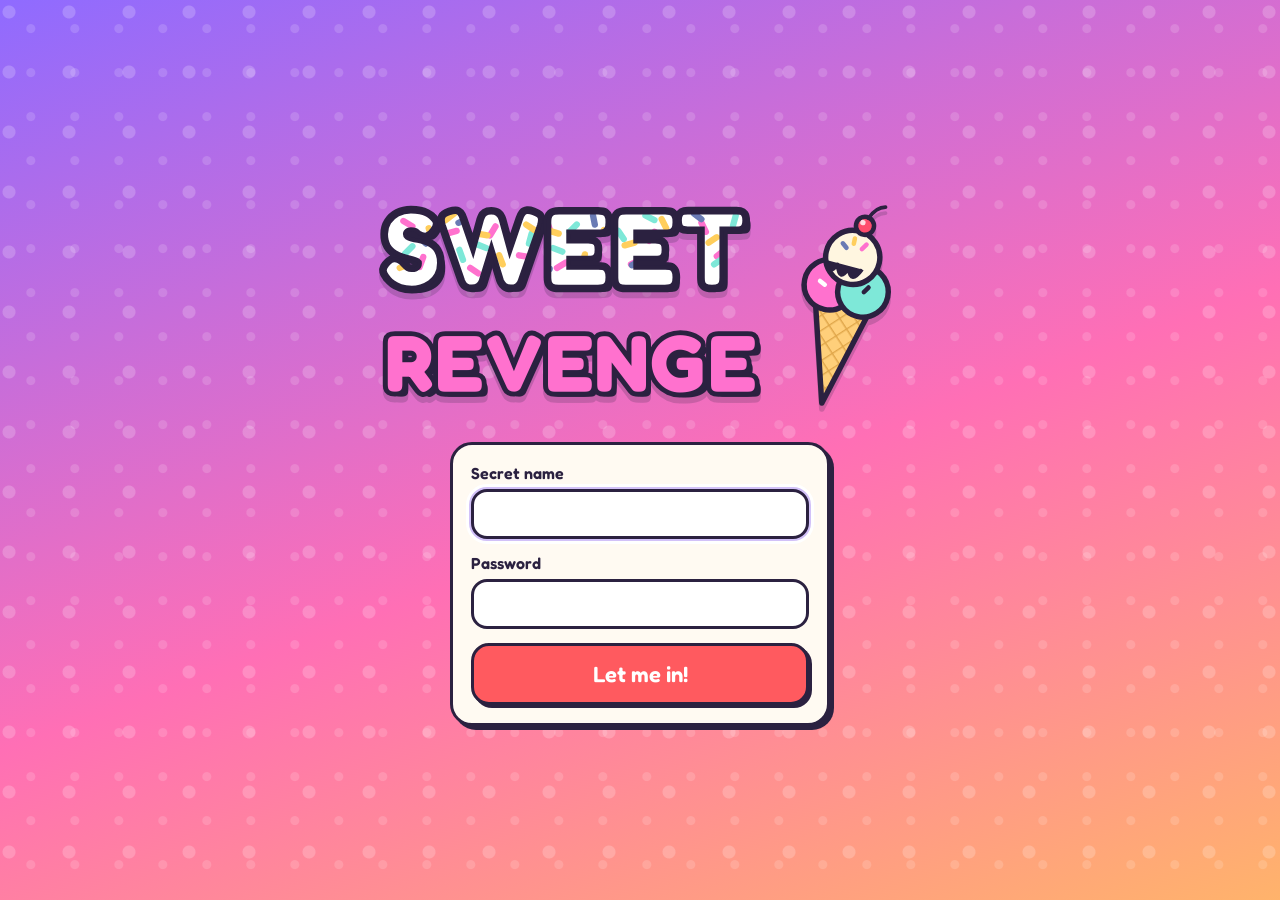
<file: index.html>
<!doctype html>
<html lang="en">
<head>
  <meta charset="utf-8">
  <meta name="viewport" content="width=device-width, initial-scale=1, viewport-fit=cover">
  <meta name="robots" content="noindex, nofollow">
  <meta name="theme-color" content="#8f6bff">
  <title>Sweet Revenge</title>
  <link rel="icon" href="data:image/svg+xml,<svg xmlns='http://www.w3.org/2000/svg' viewBox='0 0 100 100'><text y='.9em' font-size='90'>🍦</text></svg>">
  <link rel="preconnect" href="https://fonts.googleapis.com">
  <link rel="preconnect" href="https://fonts.gstatic.com" crossorigin>
  <link href="https://fonts.googleapis.com/css2?family=Fredoka:wght@400;500;600;700&family=Nunito:wght@600;700;800&family=Gaegu:wght@700&display=swap" rel="stylesheet">
  <link rel="stylesheet" href="shared/base.css?v=7">
  <link rel="stylesheet" href="hub.css?v=7">
</head>
<body class="pal-sunset">
  <!-- Sweet Revenge logo: drawn once here, shown with <use href="#logo"> -->
  <svg class="defs" width="0" height="0" aria-hidden="true" focusable="false">
    <defs>
      <pattern id="waffle" width="14" height="14" patternUnits="userSpaceOnUse" patternTransform="rotate(45)">
        <rect width="14" height="14" fill="#ffcf7a"/><path d="M0 0H14M0 0V14" stroke="#e0a64a" stroke-width="3"/>
      </pattern>
      <clipPath id="sweetShape"><text x="26" y="124" font-size="118" letter-spacing="3" font-family="Fredoka, Trebuchet MS, sans-serif" font-weight="700">SWEET</text></clipPath>
      <symbol id="logo" viewBox="0 0 620 280">
        <g font-family="Fredoka, Trebuchet MS, sans-serif" font-weight="700">
          <text x="32" y="130" font-size="118" letter-spacing="3" fill="#2b2140">SWEET</text>
          <text x="26" y="124" font-size="118" letter-spacing="3" fill="#ffffff" stroke="#2b2140" stroke-width="12" paint-order="stroke">SWEET</text>
          <!-- rainbow sprinkles, kept inside the letters -->
          <g clip-path="url(#sweetShape)" stroke-width="7" stroke-linecap="round" fill="none">
            <path stroke="#ff71ce" d="M48 52l10 6M70 92l-4 11M96 66l11-3M122 104l9 6M150 58l-6 10M176 90l12 2M206 50l4 11M228 98l-10 6M252 70l11 4M280 52l-3 11M300 100l10-5M326 64l-6 10M352 92l12 0M378 54l5 10M404 84l-9 7M428 60l10 5"/>
            <path stroke="#7ee8d8" d="M58 80l-8 8M84 46l10 4M110 84l4 11M140 82l-10-4M162 48l9 7M190 66l-3 11M214 82l10 4M240 56l-8 8M266 92l11-2M292 72l-6-9M316 46l10 5M340 84l3 11M366 72l-10 3M392 100l9-6M416 46l-3 11M440 92l10 2"/>
            <path stroke="#ffce5c" d="M44 104l10-4M76 60l3 10M104 44l-9 7M130 66l11 2M158 100l-4-10M184 56l9 6M220 66l-10-3M246 100l3-11M270 62l9 7M304 76l-11 3M334 50l5 10M358 104l-10-4M386 76l9-6M410 66l3 10M436 74l-8 7"/>
            <path stroke="#6a7bb4" d="M66 70l7 7M118 50l-9 4M200 104l10 1M258 46l2 10M310 96l-9 5M370 44l8 6M424 102l-8-6"/>
          </g>
          <text x="26" y="124" font-size="118" letter-spacing="3" fill="none" stroke="#2b2140" stroke-width="5">SWEET</text>
          <text x="34" y="246" font-size="88" letter-spacing="2" fill="#2b2140">REVENGE</text>
          <text x="28" y="240" font-size="88" letter-spacing="2" fill="#ff71ce" stroke="#2b2140" stroke-width="11" paint-order="stroke">REVENGE</text>
        </g>
        <!-- the cone: strawberry, mint and vanilla, with drizzle, sprinkles and a cherry -->
        <g transform="translate(552 62) rotate(12)">
          <path d="M-34 74L0 196L34 74z" fill="url(#waffle)" stroke="#2b2140" stroke-width="6" stroke-linejoin="round"/>
          <circle cx="-19" cy="66" r="28" fill="#ff71ce" stroke="#2b2140" stroke-width="6"/>
          <circle cx="19" cy="66" r="28" fill="#7ee8d8" stroke="#2b2140" stroke-width="6"/>
          <circle cx="0" cy="31" r="30" fill="#fff6e0" stroke="#2b2140" stroke-width="6"/>
          <path d="M-28 40q7 18 13 2q6 20 13 2q6 18 15-2" fill="#2b2140" stroke="#2b2140" stroke-width="4" stroke-linejoin="round"/>
          <g stroke-width="5" stroke-linecap="round"><path d="M-14 18l5 4" stroke="#6a7bb4"/><path d="M12 14l-4 6" stroke="#ff71ce"/><path d="M-2 10v6" stroke="#ffce5c"/><path d="M-30 64l6 3" stroke="#fff"/><path d="M24 60l-4 6" stroke="#2b2140"/></g>
          <circle cx="6" cy="-6" r="10" fill="#ff4d6d" stroke="#2b2140" stroke-width="5"/>
          <path d="M8-15q6-14 16-16" fill="none" stroke="#2b2140" stroke-width="4" stroke-linecap="round"/>
          <circle cx="3" cy="-9" r="3" fill="#fff" opacity=".8"/>
        </g>
      </symbol>
    </defs>
  </svg>
  <main>
    <!-- LOGIN -->
    <section id="screen-login" class="screen">
      <h1 class="brand"><svg viewBox="0 0 620 280" role="img" aria-label="Sweet Revenge"><use href="#logo"/></svg></h1>
      <form id="login-form" class="card" autocomplete="on">
        <label>Secret name
          <input id="login-user" autocomplete="username" spellcheck="false" required>
        </label>
        <label>Password
          <input id="login-pass" type="password" autocomplete="current-password" required>
        </label>
        <button class="btn big cta" type="submit">Let me in!</button>
        <p id="login-error" class="error" role="alert"></p>
      </form>
    </section>

    <!-- HUB -->
    <section id="screen-hub" class="screen hub">
      <header class="hub-top">
        <h1 class="brand small"><svg viewBox="0 0 620 280" role="img" aria-label="Sweet Revenge"><use href="#logo"/></svg></h1>
        <button id="btn-me" class="avatar-btn" type="button" aria-label="Your profile and colours"><span id="me-avatar"></span></button>
      </header>
      <p id="hello" class="hello"></p>
      <a id="resume" class="resume-banner" hidden></a>

      <div class="games">
        <a class="game-card doodle" href="doodle.html">
          <span class="badge-new">NEW</span>
          <div class="art" aria-hidden="true">
            <svg viewBox="0 0 240 150"><path d="M40 115c6-46 28-78 56-70s6 48 32 52 30-40 52-30 16 38 24 28" fill="none" stroke="#2b2140" stroke-width="6" stroke-linecap="round" stroke-linejoin="round"/><circle cx="78" cy="62" r="5" fill="#2b2140"/><circle cx="100" cy="58" r="5" fill="#2b2140"/></svg>
            <span class="g a">a dragon?</span><span class="g b">MY UNCLE</span><span class="g c">soup 🍜</span>
          </div>
          <div class="txt">
            <h2>Doodle Duel</h2>
            <p>Draw badly. Guess wildly. Everyone sees every wrong guess.</p>
            <span class="meta">2–4 players · about 5 minutes · the quick one</span>
          </div>
          <span class="play">Play</span>
        </a>
        <a class="game-card ludo" href="ludo.html">
          <div class="art" aria-hidden="true">
            <div class="mini-board"><i></i><i></i><i></i><i></i><b></b></div>
          </div>
          <div class="txt">
            <h2>Ludo</h2>
            <p>Roll, race and bonk each other all the way home.</p>
            <span class="meta" id="ludo-meta">2–4 players · 20–40 minutes · the long one</span>
          </div>
          <span class="play">Play</span>
        </a>
      </div>

      <div class="join card">
        <b>Got a code from a friend?</b>
        <div class="join-row">
          <input id="join-code" placeholder="Room code" aria-label="Room code" maxlength="6" autocomplete="off" spellcheck="false">
          <button id="btn-join" class="btn cta" type="button">Join</button>
        </div>
        <p id="hub-error" class="error" role="alert"></p>
      </div>

      <div class="soon">
        <h3>In the oven 🍳</h3>
        <div class="soon-list">
          <div class="soon-card"><span>🫣</span><b>How Well Do You Know Me?</b><small>Answer about yourself, guess about each other.</small></div>
          <div class="soon-card"><span>🕵️</span><b>Secret Signal</b><small>One-word clues, a grid of words, zero chill.</small></div>
          <div class="soon-card"><span>🃏</span><b>Card Clash</b><small>Rock-paper-scissors with superpowers.</small></div>
        </div>
      </div>
    </section>
  </main>

  <!-- PROFILE -->
  <div id="me-sheet" class="sheet small" hidden>
    <div class="grab" aria-hidden="true"></div>
    <header><b>You</b><button id="btn-me-close" class="icon-btn sm" type="button" aria-label="Close" data-icon="x"></button></header>
    <div class="me-body">
      <h3>Avatar</h3>
      <div id="avatars" class="avatars" role="group" aria-label="Avatar"></div>
      <h3>Colours</h3>
      <div id="palettes" class="palettes" role="group" aria-label="Colours"></div>
      <button id="btn-logout" class="btn ghost" type="button">Log out</button>
    </div>
  </div>

  <div id="toast" class="toast" role="status"></div>
  <div id="fx"></div>

  <script src="shared/core.js?v=7"></script>
  <script src="hub.js?v=7"></script>
</body>
</html>
</file>
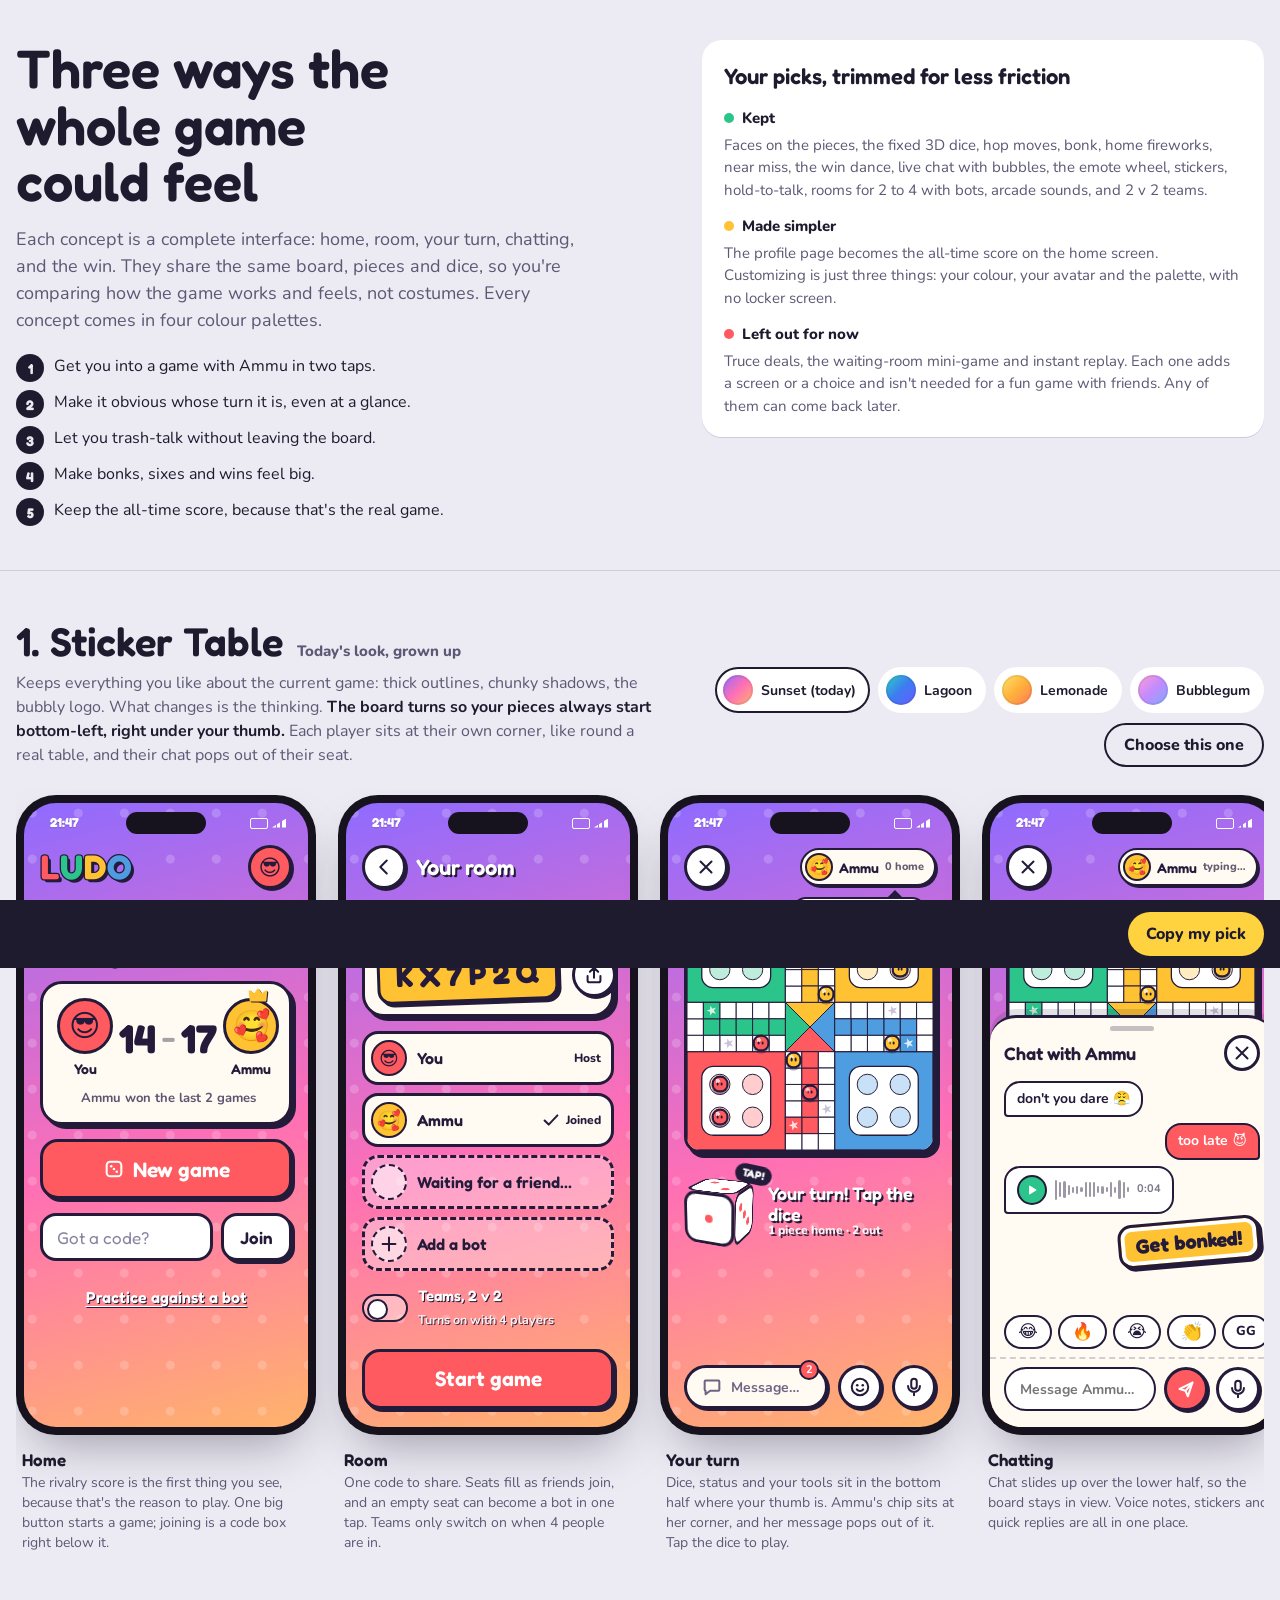
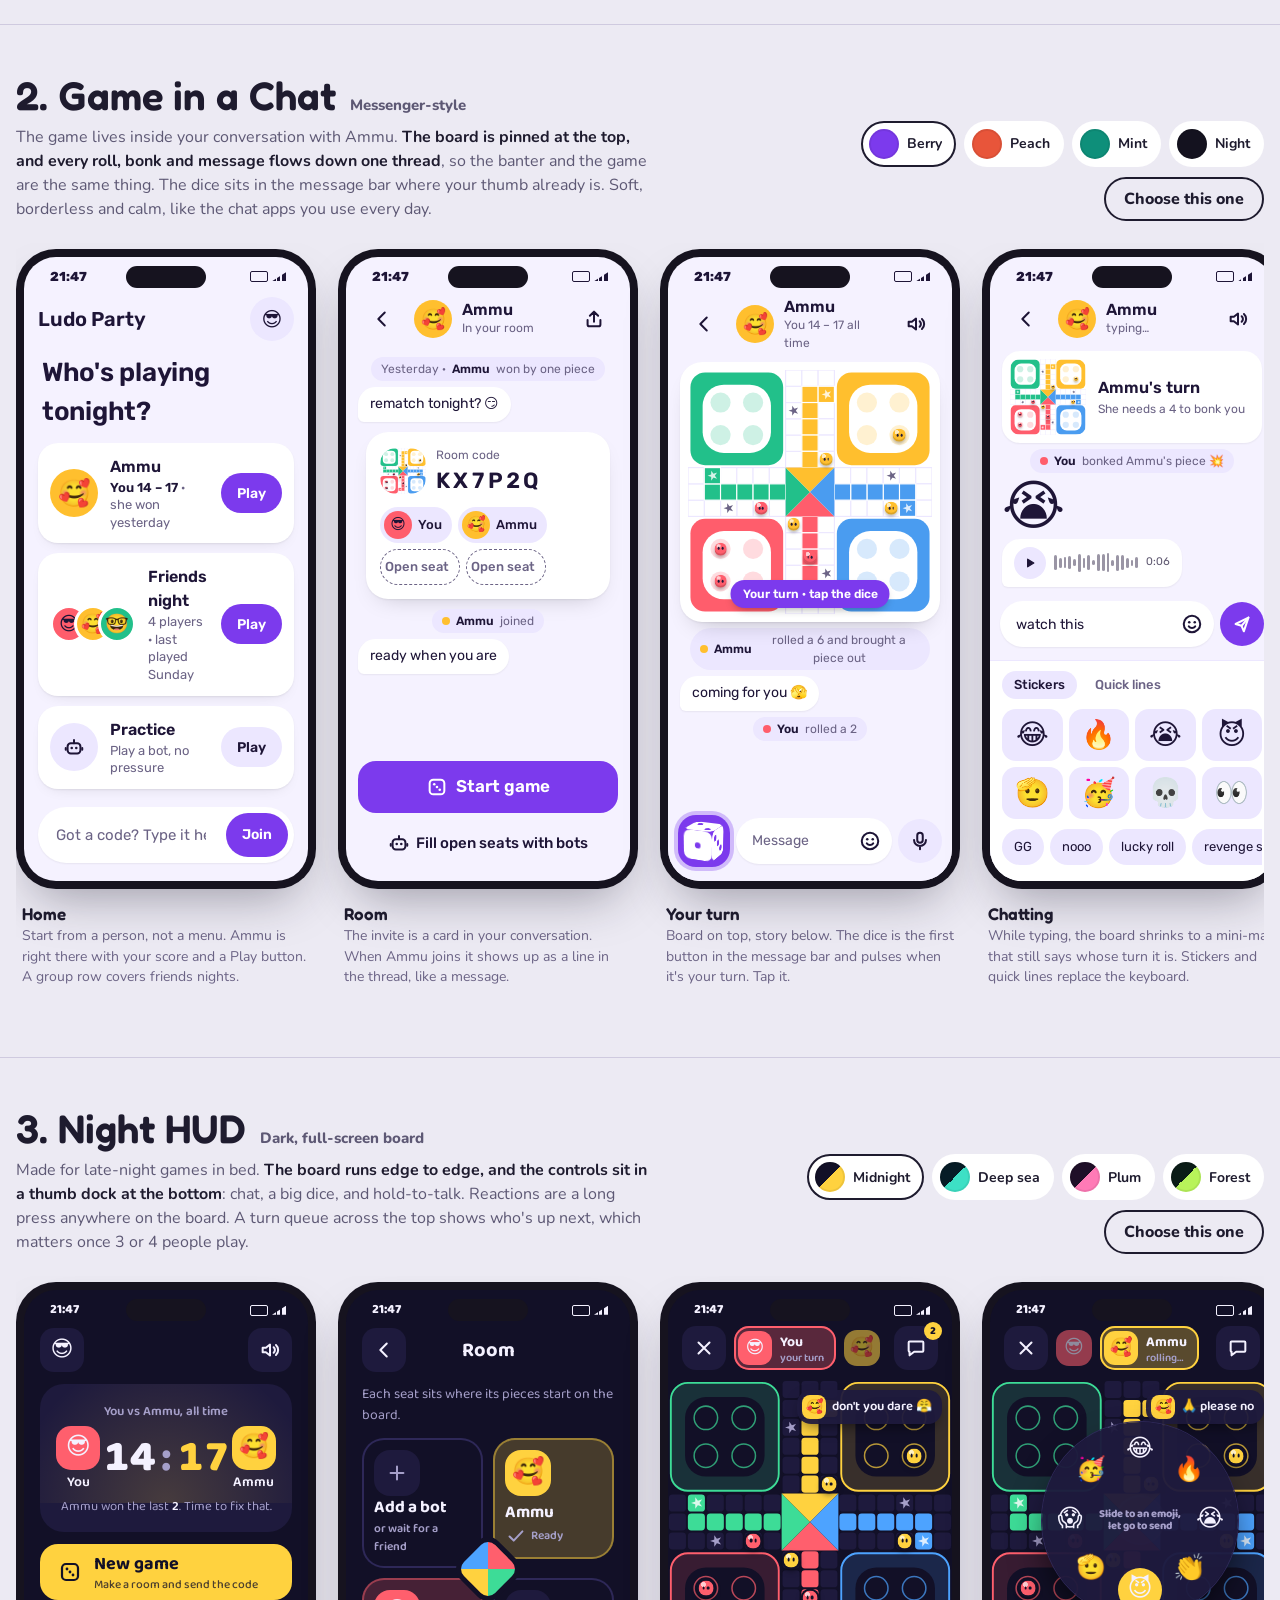
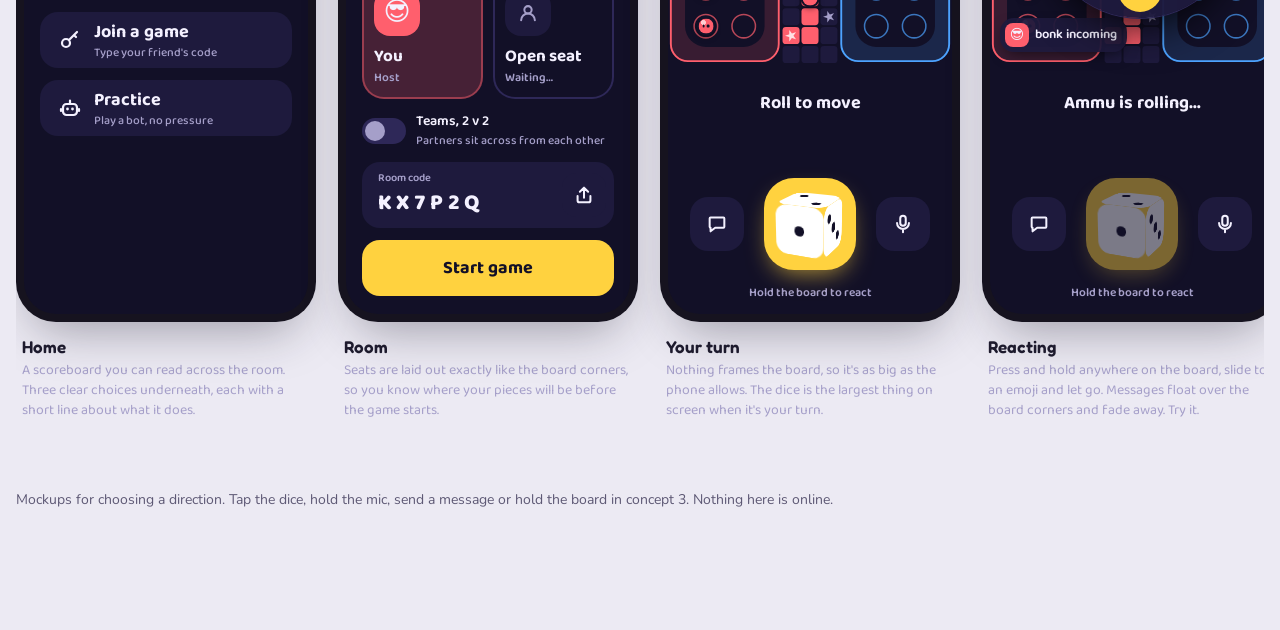
<file: concepts/index.html>
<!doctype html>
<html lang="en">
<head>
  <meta charset="utf-8">
  <meta name="viewport" content="width=device-width, initial-scale=1, viewport-fit=cover">
  <title>Ludo Party Concepts</title>
  <meta name="claude:viewport-fit-sides" content="cover">
  <meta name="robots" content="noindex, nofollow">
  <link rel="icon" href="data:image/svg+xml,<svg xmlns='http://www.w3.org/2000/svg' viewBox='0 0 100 100'><text y='.9em' font-size='90'>🎲</text></svg>">
  <link rel="preconnect" href="https://fonts.googleapis.com">
  <link rel="preconnect" href="https://fonts.gstatic.com" crossorigin>
  <link href="https://fonts.googleapis.com/css2?family=Baloo+2:wght@500;600;700;800&family=Fredoka:wght@400;500;600;700&family=Nunito:wght@400;600;700;800&family=Rubik:wght@400;500;600&display=swap" rel="stylesheet">
  <link rel="stylesheet" href="concepts.css">
</head>
<body>
  <header class="wrap brief">
    <div>
      <h1>Three ways the whole game could feel</h1>
      <p class="lede">Each concept is a complete interface: home, room, your turn, chatting, and the win. They share the same board, pieces and dice, so you're comparing how the game works and feels, not costumes. Every concept comes in four colour palettes.</p>
      <ul class="jobs" aria-label="What the design has to do">
        <li><b>1</b><span>Get you into a game with Ammu in two taps.</span></li>
        <li><b>2</b><span>Make it obvious whose turn it is, even at a glance.</span></li>
        <li><b>3</b><span>Let you trash-talk without leaving the board.</span></li>
        <li><b>4</b><span>Make bonks, sixes and wins feel big.</span></li>
        <li><b>5</b><span>Keep the all-time score, because that's the real game.</span></li>
      </ul>
    </div>
    <aside class="scope" aria-label="What changed in your picks">
      <h2>Your picks, trimmed for less friction</h2>
      <div><h3><i style="--dot:#2bc48a"></i>Kept</h3><p>Faces on the pieces, the fixed 3D dice, hop moves, bonk, home fireworks, near miss, the win dance, live chat with bubbles, the emote wheel, stickers, hold-to-talk, rooms for 2 to 4 with bots, arcade sounds, and 2 v 2 teams.</p></div>
      <div><h3><i style="--dot:#ffc233"></i>Made simpler</h3><p>The profile page becomes the all-time score on the home screen. Customizing is just three things: your colour, your avatar and the palette, with no locker screen.</p></div>
      <div><h3><i style="--dot:#ff5a5f"></i>Left out for now</h3><p>Truce deals, the waiting-room mini-game and instant replay. Each one adds a screen or a choice and isn't needed for a fun game with friends. Any of them can come back later.</p></div>
    </aside>
  </header>

  <main id="concepts"></main>

  <footer class="wrap">Mockups for choosing a direction. Tap the dice, hold the mic, send a message or hold the board in concept 3. Nothing here is online.</footer>

  <div id="tray" class="tray" aria-live="polite">
    <div class="wrap"><p id="tray-text"></p><button id="tray-copy" type="button">Copy my pick</button><textarea id="tray-fallback" aria-hidden="true" tabindex="-1"></textarea></div>
  </div>
  <script src="concepts.js"></script>
</body>
</html>
</file>
<file: shared/base.css>
:root {
  --ink: #2b2140;
  --paper: #fffaf2;
  --muted: #5d5470;
  --red: #ff5a5f;
  --green: #2bc48a;
  --yellow: #ffc233;
  --blue: #4d9de0;
  --shadow: 4px 4px 0 var(--ink);
  --display: 'Fredoka', 'Trebuchet MS', system-ui, sans-serif;
  --body: 'Nunito', system-ui, sans-serif;
}
/* Colour palettes, picked in the profile sheet */
.pal-sunset { --bg: linear-gradient(160deg, #8f6bff 0%, #ff6fb5 55%, #ffb36b 100%); --cta: #ff5a5f; --cta-ink: #fff; --focus: #8f6bff; }
.pal-lagoon { --bg: linear-gradient(160deg, #2ad0c1 0%, #3d7bf2 60%, #6a5cff 100%); --cta: #ffc233; --cta-ink: #2b2140; --focus: #3d7bf2; }
.pal-lemonade { --bg: linear-gradient(160deg, #ffe46b 0%, #ffb03b 55%, #ff7a59 100%); --cta: #3d7bf2; --cta-ink: #fff; --focus: #ff7a59; }

* { box-sizing: border-box; }
html, body { margin: 0; min-height: 100%; }
body {
  font-family: var(--display);
  color: var(--ink);
  background:
    radial-gradient(circle at 15% 20%, #ffffff33 0 6px, transparent 7px) 0 0 / 60px 60px,
    radial-gradient(circle at 70% 65%, #ffffff26 0 4px, transparent 5px) 0 0 / 44px 44px,
    var(--bg) fixed;
  min-height: 100dvh;
  overflow-x: hidden;
  -webkit-tap-highlight-color: transparent;
}
main {
  min-height: 100dvh; display: grid; grid-template-columns: minmax(0, 1fr);
  padding: max(14px, env(safe-area-inset-top)) max(16px, env(safe-area-inset-right)) max(14px, env(safe-area-inset-bottom)) max(16px, env(safe-area-inset-left));
}
[hidden] { display: none !important; }
button, input { font: inherit; color: inherit; }
button { cursor: pointer; touch-action: manipulation; }
:focus-visible { outline: 3px solid #fff; outline-offset: 2px; box-shadow: 0 0 0 6px var(--ink); }
.ic { width: var(--is, 22px); height: var(--is, 22px); flex: none; fill: none; stroke: currentColor; stroke-width: 2.3; stroke-linecap: round; stroke-linejoin: round; }

/* ---------- screens ---------- */
.screen { display: none; }
.screen.active {
  width: 100%; min-width: 0; max-width: 440px; margin: 0 auto;
  display: flex; flex-direction: column; justify-content: center; gap: 16px;
  animation: pop-in .35s cubic-bezier(.3, 1.6, .5, 1);
}
#screen-login.active { align-items: center; }
@keyframes pop-in { from { transform: scale(.94); opacity: 0; } }

/* ---------- logo ---------- */
.logo {
  margin: 0; font-size: clamp(64px, 18vw, 120px); line-height: .9; font-weight: 700;
  display: flex; align-items: flex-end; flex-wrap: wrap; justify-content: center; position: relative;
}
.logo span {
  display: inline-block; color: #fff; -webkit-text-stroke: 4px var(--ink); paint-order: stroke fill;
  text-shadow: 5px 6px 0 var(--ink); animation: wobble 2.4s ease-in-out infinite;
}
.logo span:nth-child(1) { color: var(--red); }
.logo span:nth-child(2) { color: var(--green); animation-delay: .15s; }
.logo span:nth-child(3) { color: var(--yellow); animation-delay: .3s; }
.logo span:nth-child(4) { color: var(--blue); animation-delay: .45s; }
.logo em {
  position: absolute; right: -6px; bottom: -14px; font-style: normal; font-size: .28em;
  background: #fff; border: 3px solid var(--ink); border-radius: 999px; padding: 2px 12px;
  transform: rotate(-8deg); box-shadow: 3px 3px 0 var(--ink);
}
.logo.small { font-size: 40px; justify-content: flex-start; }
.logo.small span { -webkit-text-stroke: 3px var(--ink); text-shadow: 3px 3px 0 var(--ink); animation: none; }
@keyframes wobble { 0%, 100% { transform: translateY(0) rotate(-3deg); } 50% { transform: translateY(-10px) rotate(3deg); } }
.tagline { margin: 6px 0 0; color: #fff; font-size: 20px; font-weight: 600; text-shadow: 2px 2px 0 var(--ink); text-align: center; }

/* ---------- cards, inputs, buttons ---------- */
.card {
  background: var(--paper); border: 3px solid var(--ink); border-radius: 22px; box-shadow: var(--shadow);
  padding: 18px; width: 100%; display: flex; flex-direction: column; gap: 14px;
}
#login-form { width: min(380px, 100%); }
.shake { animation: shake .45s; }
@keyframes shake {
  20% { transform: translate(-8px, 3px) rotate(-1deg); } 40% { transform: translate(7px, -4px) rotate(1deg); }
  60% { transform: translate(-5px, 2px); } 80% { transform: translate(4px, -1px); }
}
label { display: flex; flex-direction: column; gap: 6px; font-weight: 600; }
input {
  font-size: 18px; padding: 0 14px; min-height: 50px; border: 3px solid var(--ink);
  border-radius: 16px; background: #fff; outline: none; min-width: 0;
}
input:focus { box-shadow: 0 0 0 4px color-mix(in srgb, var(--focus), transparent 60%); }
.error { margin: 0; min-height: 1.2em; color: #d9233b; font-family: var(--body); font-weight: 800; text-align: center; }
.error.light { color: #fff; text-shadow: 1px 1px 0 var(--ink); }
.error:empty { display: none; }

.btn {
  font-weight: 600; font-size: 18px; min-height: 50px; display: inline-flex; align-items: center; justify-content: center; gap: 8px;
  background: #fff; border: 3px solid var(--ink); border-radius: 16px; padding: 0 18px;
  box-shadow: 3px 3px 0 var(--ink); transition: transform .08s, box-shadow .08s;
}
.btn:hover { transform: translate(-1px, -1px); box-shadow: 4px 4px 0 var(--ink); }
.btn:active { transform: translate(2px, 2px); box-shadow: 1px 1px 0 var(--ink); }
.btn.big { font-size: 22px; min-height: 62px; border-radius: 18px; }
.btn.cta { background: var(--cta); color: var(--cta-ink); }
.btn.ghost { background: transparent; box-shadow: none; border-style: dashed; }
.btn:disabled { opacity: .5; pointer-events: none; }
.btn .ic { --is: 24px; }
.link {
  background: none; border: 0; color: #fff; font-weight: 600; text-decoration: underline; text-underline-offset: 3px;
  text-shadow: 1px 1px 0 var(--ink); min-height: 44px; align-self: center;
}
.icon-btn {
  width: 46px; height: 46px; flex: none; border: 3px solid var(--ink); border-radius: 50%; position: relative;
  background: #fff; box-shadow: 2px 2px 0 var(--ink); display: grid; place-items: center; padding: 0;
}
.icon-btn:active { transform: translate(2px, 2px); box-shadow: 0 0 0 var(--ink); }
.icon-btn.sm { width: 40px; height: 40px; box-shadow: none; }
.badge {
  position: absolute; top: -8px; right: -6px; min-width: 22px; height: 22px; padding: 0 5px; border-radius: 999px;
  background: var(--red); color: #fff; font-size: 12px; display: grid; place-items: center; border: 2px solid var(--ink);
}

/* ---------- home ---------- */
.topbar { display: flex; align-items: center; justify-content: space-between; gap: 12px; }
.title { flex: 1; margin: 0; color: #fff; font-size: 24px; font-weight: 600; text-shadow: 2px 2px 0 var(--ink); }
.avatar-btn {
  width: 50px; height: 50px; border-radius: 50%; border: 3px solid var(--ink); background: var(--red);
  font-size: 26px; display: grid; place-items: center; box-shadow: 2px 2px 0 var(--ink); padding: 0;
}
.hello { margin: 0; color: #fff; font-size: 28px; font-weight: 600; line-height: 1.15; text-shadow: 2px 2px 0 var(--ink); text-wrap: balance; }
.rival { gap: 10px; }
.rival .row { display: grid; grid-template-columns: minmax(0, 1fr) auto minmax(0, 1fr); align-items: center; gap: 6px; }
.rface { display: grid; justify-items: center; gap: 4px; font-size: 15px; font-weight: 600; position: relative; min-width: 0; }
.rface span:last-child { max-width: 100%; overflow: hidden; text-overflow: ellipsis; white-space: nowrap; }
.rface .av { width: 60px; height: 60px; border-radius: 50%; display: grid; place-items: center; font-size: 32px; background: var(--c); border: 3px solid var(--ink); }
.rface .crown { position: absolute; top: -14px; right: calc(50% - 40px); color: var(--yellow); --is: 26px; filter: drop-shadow(1px 1px 0 var(--ink)); }
.score { font-weight: 700; font-size: 44px; line-height: 1; display: flex; gap: 8px; align-items: center; font-variant-numeric: tabular-nums; }
.score i { font-style: normal; font-size: 26px; opacity: .35; }
.rival p { margin: 0; font-family: var(--body); font-size: 14px; font-weight: 800; text-align: center; color: var(--muted); }
.rival.empty { align-items: center; text-align: center; }
.rival.empty b { font-size: 20px; font-weight: 600; }
.join-row { display: flex; gap: 10px; }
.join-row input { flex: 1; text-transform: uppercase; letter-spacing: 4px; font-weight: 700; }
.join-row input::placeholder { letter-spacing: 0; text-transform: none; font-weight: 500; color: #8a83a0; }

/* ---------- room ---------- */
.code-card { align-items: center; text-align: center; gap: 10px; padding: 14px; }
.code-card p { margin: 0; font-family: var(--body); font-size: 15px; font-weight: 800; color: var(--muted); }
.code-row { display: flex; align-items: center; gap: 14px; }
.code {
  font-size: 34px; font-weight: 700; letter-spacing: 6px; background: var(--yellow); padding: 2px 10px 2px 16px;
  border: 3px solid var(--ink); border-radius: 14px; box-shadow: 3px 3px 0 var(--ink); transform: rotate(-2deg);
}
.seats { display: grid; gap: 8px; }
.seat {
  display: flex; align-items: center; gap: 10px; min-height: 54px; padding: 6px 8px 6px 6px; width: 100%; text-align: left;
  background: var(--paper); border: 3px solid var(--ink); border-radius: 16px; font-weight: 600; font-size: 17px; animation: pop-in .25s;
}
.seat .av { width: 38px; height: 38px; border-radius: 50%; display: grid; place-items: center; font-size: 20px; background: var(--c); border: 2.5px solid var(--ink); flex: none; }
.seat .nm { flex: 1; min-width: 0; overflow: hidden; text-overflow: ellipsis; white-space: nowrap; }
.seat .st { font-family: var(--body); font-size: 13px; font-weight: 800; display: flex; align-items: center; gap: 4px; color: var(--muted); }
.seat .st .ic { --is: 16px; }
.seat .team { font-family: var(--body); font-size: 11px; font-weight: 800; padding: 1px 8px; border-radius: 999px; border: 2px solid var(--ink); background: #fff; }
.seat .rm { width: 36px; height: 36px; border-radius: 50%; border: 2px solid var(--ink); background: #fff; display: grid; place-items: center; padding: 0; }
.seat .rm .ic { --is: 16px; }
.seat.empty { background: #ffffff55; border-style: dashed; color: var(--ink); }
.seat.empty .av { background: #ffffff88; border-style: dashed; }
button.seat { font-family: inherit; color: inherit; }
.toggle { flex-direction: row; align-items: center; gap: 12px; color: #fff; font-size: 17px; text-shadow: 1px 1px 0 var(--ink); cursor: pointer; min-height: 44px; }
.toggle input { position: absolute; opacity: 0; pointer-events: none; }
.toggle .sw { width: 50px; height: 30px; border-radius: 999px; background: #ffffff66; border: 3px solid var(--ink); position: relative; flex: none; transition: background .15s; }
.toggle .sw::after { content: ''; position: absolute; left: 3px; top: 3px; width: 18px; height: 18px; border-radius: 50%; background: #fff; border: 2px solid var(--ink); transition: transform .15s; }
.toggle input:checked + .sw { background: var(--green); }
.toggle input:checked + .sw::after { transform: translateX(20px); }
.toggle input:focus-visible + .sw { outline: 3px solid #fff; outline-offset: 2px; }
.toggle input:disabled ~ * { opacity: .6; }
.toggle small { display: block; font-family: var(--body); font-size: 13px; font-weight: 700; opacity: .9; }
.room-wait { margin: 0; text-align: center; color: #fff; font-size: 18px; font-weight: 600; text-shadow: 2px 2px 0 var(--ink); }
.dots i { font-style: normal; animation: blink 1.2s infinite; }
.dots i:nth-child(2) { animation-delay: .2s; } .dots i:nth-child(3) { animation-delay: .4s; }
@keyframes blink { 50% { opacity: 0; } }
@keyframes bob { 50% { transform: translateY(-3px) rotate(-1deg); } }
@keyframes fade-in { from { opacity: 0; } }
@keyframes spin { to { transform: rotate(360deg); } }

/* ---------- bottom sheets (chat, profile) ---------- */
.sheet {
  position: fixed; left: 50%; bottom: 0; translate: -50% 0; z-index: 110; width: min(100%, 640px);
  height: min(64dvh, 560px); display: flex; flex-direction: column; background: var(--paper);
  border: 3px solid var(--ink); border-bottom: 0; border-radius: 26px 26px 0 0; box-shadow: 0 -6px 0 #2b214033;
  padding-bottom: env(safe-area-inset-bottom); animation: sheet-in .28s cubic-bezier(.3, 1.3, .5, 1);
}
.sheet.small { height: auto; max-height: 86dvh; }
@keyframes sheet-in { from { transform: translateY(100%); } }
.sheet .grab { width: 46px; height: 5px; border-radius: 999px; background: #2b214044; margin: 8px auto 2px; flex: none; }
.sheet header { display: flex; align-items: center; justify-content: space-between; padding: 2px 14px 6px 18px; flex: none; }
.sheet header b { font-size: 20px; font-weight: 600; }
.me-body { padding: 4px 18px 20px; display: grid; gap: 10px; overflow-y: auto; }
.me-body h3 { margin: 6px 0 0; font-family: var(--body); font-size: 14px; font-weight: 800; color: var(--muted); }
.avatars { display: grid; grid-template-columns: repeat(6, minmax(0, 1fr)); gap: 8px; }
.avatars button { aspect-ratio: 1; border-radius: 50%; border: 3px solid var(--ink); background: #fff; font-size: 26px; padding: 0; display: grid; place-items: center; }
.avatars button[aria-pressed="true"] { background: var(--yellow); box-shadow: 2px 2px 0 var(--ink); }
.palettes { display: grid; grid-template-columns: repeat(3, minmax(0, 1fr)); gap: 8px; }
.palettes button { display: grid; gap: 6px; justify-items: center; padding: 8px 4px; border: 3px solid transparent; border-radius: 18px; background: #fff; font-weight: 600; font-size: 15px; }
.palettes button span { width: 100%; height: 44px; border-radius: 12px; border: 2.5px solid var(--ink); background: var(--bg); }
.palettes button[aria-pressed="true"] { border-color: var(--ink); box-shadow: 3px 3px 0 var(--ink); }

/* ---------- overlay, win ---------- */
.overlay {
  position: fixed; inset: 0; background: #2b214099; display: grid; place-items: center; padding: 16px; z-index: 100;
  animation: pop-in .3s;
}

/* ---------- toast, recording pill, fx ---------- */
.toast {
  position: fixed; left: 50%; top: max(16px, env(safe-area-inset-top)); transform: translate(-50%, calc(-100% - 40px)); z-index: 200;
  background: var(--ink); color: #fff; font-weight: 600; font-size: 17px; padding: 10px 18px; border-radius: 999px;
  box-shadow: 0 6px 0 #0003; transition: transform .3s cubic-bezier(.3, 1.6, .5, 1); max-width: calc(100% - 32px); text-align: center;
}
.toast.show { transform: translate(-50%, 0); }
.toast button { margin-left: 8px; border: 0; background: var(--yellow); color: var(--ink); border-radius: 999px; padding: 2px 10px; font-weight: 700; }
.rec {
  position: fixed; left: 50%; bottom: calc(100px + env(safe-area-inset-bottom)); z-index: 130; display: flex; gap: 8px; align-items: center;
  padding: 10px 16px; border-radius: 999px; background: var(--red); color: #fff; border: 3px solid var(--ink); font-family: var(--body); font-weight: 800;
  transform: translate(-50%, 10px); opacity: 0; transition: opacity .15s, transform .15s; pointer-events: none; white-space: nowrap;
}
.rec.on { opacity: 1; transform: translate(-50%, 0); }
.rec i { width: 10px; height: 10px; border-radius: 50%; background: #fff; animation: blink 1s infinite; }

#fx { position: fixed; inset: 0; pointer-events: none; z-index: 150; overflow: hidden; }
.confetti { position: absolute; width: 10px; height: 14px; border-radius: 3px; animation: confetti 1.3s cubic-bezier(.2, .7, .4, 1) forwards; }
@keyframes confetti { to { transform: translate(var(--dx), var(--dy)) rotate(var(--rot)); opacity: 0; } }
.float-emoji { position: absolute; font-size: 44px; animation: float-up 1.8s ease-out forwards; }
@keyframes float-up {
  0% { transform: translate(-50%, 0) scale(.4); opacity: 0; }
  15% { transform: translate(-50%, -20px) scale(1.3); opacity: 1; }
  100% { transform: translate(calc(-50% + var(--dx)), -180px) scale(1); opacity: 0; }
}
.bubble {
  position: absolute; z-index: 5; max-width: min(240px, 70vw); padding: 6px 12px; border-radius: 14px; background: #fff; border: 2.5px solid var(--ink);
  box-shadow: 2px 2px 0 var(--ink); font-family: var(--body); font-weight: 800; font-size: 14px; line-height: 1.3; overflow-wrap: anywhere;
  animation: bubble 3.2s forwards;
}
.bubble.up { translate: -50% -100%; } .bubble.down { translate: -50% 0; }
@keyframes bubble { 0% { transform: scale(.4); opacity: 0; } 8% { transform: scale(1.08); opacity: 1; } 14%, 88% { transform: scale(1); opacity: 1; } 100% { transform: translateY(-8px); opacity: 0; } }
.slam { position: absolute; left: 50%; top: 40%; font-size: 30px; animation: slam 1.9s cubic-bezier(.3, 1.6, .5, 1) forwards; }
@keyframes slam {
  0% { transform: translate(-50%, -50%) scale(3) rotate(-8deg); opacity: 0; }
  14%, 82% { transform: translate(-50%, -50%) scale(1) rotate(-6deg); opacity: 1; }
  100% { transform: translate(-50%, -50%) scale(.85) rotate(-6deg); opacity: 0; }
}

.btn.resume { background: var(--green); color: #fff; animation: bob 1.4s ease-in-out infinite; }
.btn.resume span { letter-spacing: 2px; }
@media (prefers-reduced-motion: reduce) {
  .logo span, .btn.resume { animation: none; }
  .screen.active, .sheet, .overlay { animation: none; }
}
</file>
<file: hub.css>
/* Sweet Revenge hub. Laptop first: a wide two-up of game cards; phones get one column. */
#screen-login.active { align-items: center; }
.screen.hub.active { max-width: 1080px; justify-content: flex-start; gap: 18px; padding-block: 8px 28px; }
.hub-top { display: flex; align-items: center; justify-content: space-between; gap: 12px; }
/* the logo is an inline SVG (see the <symbol id="logo"> in index.html) */
svg.defs { position: absolute; width: 0; height: 0; overflow: hidden; }
.brand { margin: 0; line-height: 0; }
.brand svg { display: block; width: min(560px, 88vw); height: auto; overflow: visible; filter: drop-shadow(0 6px 0 #2b214033); animation: brand-bob 3s ease-in-out infinite; }
.brand.small svg { width: auto; height: 76px; animation: none; filter: none; }
@keyframes brand-bob { 50% { transform: translateY(-6px) rotate(-1deg); } }
.hello { font-size: clamp(26px, 3.2vw, 38px); }

.resume-banner {
  display: flex; align-items: center; gap: 10px; padding: 12px 18px; border-radius: 18px; background: var(--green); color: #fff;
  border: 3px solid var(--ink); box-shadow: var(--shadow); font-weight: 600; font-size: 18px; text-decoration: none; animation: bob 1.4s ease-in-out infinite;
}
.resume-banner b { letter-spacing: 2px; }

.games { display: grid; grid-template-columns: repeat(2, minmax(0, 1fr)); gap: 18px; }
.game-card {
  position: relative; display: grid; grid-template-rows: auto 1fr auto; gap: 12px; padding: 14px; color: var(--ink); text-decoration: none;
  background: var(--paper); border: 3px solid var(--ink); border-radius: 24px; box-shadow: 5px 6px 0 var(--ink);
  transition: transform .12s, box-shadow .12s;
}
.game-card:hover { transform: translate(-2px, -3px) rotate(-.4deg); box-shadow: 7px 9px 0 var(--ink); }
.game-card:active { transform: translate(2px, 2px); box-shadow: 2px 2px 0 var(--ink); }
.game-card .art { position: relative; height: 190px; border-radius: 16px; overflow: hidden; border: 3px solid var(--ink); }
.game-card.doodle .art { background: #fff repeating-linear-gradient(0deg, transparent 0 27px, #dbe7ff 27px 28px); }
.game-card.doodle svg { position: absolute; left: 50%; top: 55%; width: 250px; translate: -50% -50%; }
.game-card .g {
  position: absolute; font-family: 'Gaegu', var(--display); font-size: 22px; padding: 2px 10px; border-radius: 12px; background: #fff;
  border: 2.5px solid var(--ink); box-shadow: 2px 2px 0 var(--ink);
}
.game-card .g.a { left: 6%; top: 10%; rotate: -6deg; }
.game-card .g.b { right: 5%; top: 18%; rotate: 6deg; background: var(--yellow); }
.game-card .g.c { left: 38%; bottom: 8%; rotate: -2deg; }
.game-card.ludo .art { background: #fff; display: grid; place-items: center; }
.mini-board { position: relative; width: 150px; height: 150px; display: grid; grid-template: 1fr 1fr / 1fr 1fr; gap: 0; border: 3px solid var(--ink); border-radius: 12px; overflow: hidden; transform: rotate(-6deg); box-shadow: 4px 4px 0 var(--ink); }
.mini-board i:nth-child(1) { background: var(--red); } .mini-board i:nth-child(2) { background: var(--green); }
.mini-board i:nth-child(3) { background: var(--blue); } .mini-board i:nth-child(4) { background: var(--yellow); }
.mini-board b { position: absolute; left: 50%; top: 50%; width: 40px; height: 40px; translate: -50% -50%; border-radius: 50%; background: radial-gradient(circle at 32% 28%, #fff9 0 16%, transparent 18%), var(--red); border: 3px solid var(--ink); }
.game-card .txt { display: grid; gap: 6px; align-content: start; }
.game-card h2 { margin: 0; font-size: 32px; line-height: 1; }
.game-card p { margin: 0; font-family: var(--body); font-weight: 700; font-size: 17px; color: var(--muted); }
.game-card .meta { font-family: var(--body); font-weight: 800; font-size: 13px; color: var(--muted); }
.game-card .play {
  justify-self: start; display: inline-flex; align-items: center; min-height: 48px; padding: 0 26px; border-radius: 16px;
  background: var(--cta); color: var(--cta-ink); border: 3px solid var(--ink); box-shadow: 3px 3px 0 var(--ink); font-weight: 600; font-size: 20px;
}
.badge-new {
  position: absolute; top: -14px; right: 18px; z-index: 2; padding: 3px 14px; border-radius: 999px; background: var(--yellow);
  border: 3px solid var(--ink); box-shadow: 2px 2px 0 var(--ink); font-weight: 700; transform: rotate(6deg);
}

.join { flex-direction: row; flex-wrap: wrap; align-items: center; gap: 12px 16px; }
.join > b { font-size: 20px; }
.join .join-row { flex: 1; min-width: min(100%, 300px); }
.join .error { flex-basis: 100%; }

.soon h3 { margin: 6px 0 10px; color: #fff; font-size: 22px; text-shadow: 2px 2px 0 var(--ink); }
.soon-list { display: grid; grid-template-columns: repeat(3, minmax(0, 1fr)); gap: 12px; }
.soon-card { display: grid; gap: 2px; padding: 12px 14px; border: 3px dashed #ffffffaa; border-radius: 18px; background: #ffffff26; color: #fff; text-shadow: 1px 1px 0 var(--ink); }
.soon-card span { font-size: 30px; text-shadow: none; }
.soon-card b { font-size: 17px; }
.soon-card small { font-family: var(--body); font-weight: 700; font-size: 13px; }

@media (max-width: 760px) {
  .games, .soon-list { grid-template-columns: minmax(0, 1fr); }
  .brand.small svg { height: 56px; }
  .game-card .art { height: 150px; }
  .mini-board { width: 108px; height: 108px; }
}
@media (prefers-reduced-motion: reduce) { .resume-banner, .brand svg { animation: none; } }
</file>
<file: concepts/concepts.css>
/* Layout: a design review board. Short brief at the top, then one band per concept:
   intro + palette chips on the left/top, a row of five phone screens that tell one flow. */
:root {
  --page: #eceaf3;
  --page-2: #e2dfec;
  --text: #1e1b2e;
  --muted: #5d5874;
  --line: #cfcadf;
  --pick: #1e1b2e;
  --display: 'Fredoka', 'Trebuchet MS', system-ui, sans-serif;
  --body: 'Nunito', system-ui, sans-serif;
  color-scheme: light;
}
* { box-sizing: border-box; }
html { scroll-behavior: smooth; }
body { margin: 0; background: var(--page); color: var(--text); font-family: var(--body); font-size: 16px; line-height: 1.5; -webkit-tap-highlight-color: transparent; }
body::before { content: ''; position: fixed; inset: 0 0 auto; height: env(safe-area-inset-top, 0px); z-index: 10; background: var(--page); }
button, input { font: inherit; color: inherit; }
button { cursor: pointer; }
:focus-visible { outline: 3px solid #6a5cff; outline-offset: 2px; }
.wrap { width: 100%; max-width: 1640px; margin: 0 auto; padding-left: max(16px, env(safe-area-inset-left, 0px)); padding-right: max(16px, env(safe-area-inset-right, 0px)); }
.ic { width: var(--is, 22px); height: var(--is, 22px); flex: none; fill: none; stroke: currentColor; stroke-width: 2.2; stroke-linecap: round; stroke-linejoin: round; }
.ic.fill { fill: currentColor; stroke: none; }

/* ---------- brief ---------- */
.brief { padding-block: 40px 12px; display: grid; grid-template-columns: minmax(0, 1.15fr) minmax(0, 1fr); gap: 40px; align-items: start; }
.brief h1 { margin: 0; font-family: var(--display); font-weight: 600; font-size: clamp(34px, 4.6vw, 54px); line-height: 1.05; text-wrap: balance; max-width: 16ch; }
.brief .lede { margin: 16px 0 0; font-size: 18px; color: var(--muted); max-width: 52ch; text-wrap: pretty; }
.jobs { margin: 20px 0 0; padding: 0; list-style: none; display: grid; gap: 8px; max-width: 52ch; }
.jobs li { display: grid; grid-template-columns: 28px minmax(0, 1fr); gap: 10px; }
.jobs li b { width: 28px; height: 28px; border-radius: 50%; display: grid; place-items: center; background: var(--text); color: var(--page); font-family: var(--display); font-size: 14px; }
.scope { background: #fff; border-radius: 20px; padding: 20px 22px; display: grid; gap: 14px; box-shadow: 0 1px 0 var(--line); }
.scope h2 { margin: 0; font-family: var(--display); font-weight: 600; font-size: 22px; }
.scope h3 { margin: 0 0 4px; font-size: 15px; font-weight: 800; display: flex; gap: 8px; align-items: center; }
.scope h3 i { width: 10px; height: 10px; border-radius: 50%; background: var(--dot); }
.scope p { margin: 0; color: var(--muted); font-size: 15px; }

/* ---------- concept bands ---------- */
.concept { padding-block: 48px 20px; border-top: 1px solid var(--line); margin-top: 32px; }
.c-head { display: grid; grid-template-columns: minmax(0, 1fr) auto; gap: 16px 28px; align-items: end; margin-bottom: 22px; }
.c-head h2 { margin: 0; font-family: var(--display); font-weight: 600; font-size: clamp(28px, 3.4vw, 40px); line-height: 1.1; display: flex; align-items: baseline; gap: 14px; flex-wrap: wrap; }
.c-head h2 small { font-family: var(--body); font-size: 15px; font-weight: 800; color: var(--muted); }
.c-head p { margin: 8px 0 0; color: var(--muted); max-width: 64ch; text-wrap: pretty; }
.c-head p b { color: var(--text); }
.c-ctl { display: grid; gap: 10px; justify-items: end; }
.pals { display: flex; gap: 8px; flex-wrap: wrap; justify-content: flex-end; }
.pal { display: flex; align-items: center; gap: 8px; padding: 6px 12px 6px 6px; border-radius: 999px; border: 2px solid transparent; background: #fff; font-weight: 700; font-size: 14px; min-height: 44px; }
.pal .sw { width: 30px; height: 30px; border-radius: 50%; background: var(--sw); box-shadow: inset 0 0 0 2px #0001; }
.pal[aria-pressed="true"] { border-color: var(--text); }
.choose { min-height: 44px; padding: 8px 18px; border-radius: 999px; border: 2px solid var(--text); background: transparent; font-weight: 800; }
.choose[aria-pressed="true"] { background: var(--text); color: var(--page); }

.screens { display: flex; gap: 22px; overflow-x: auto; padding: 6px 4px 18px; scroll-snap-type: x mandatory; scrollbar-width: thin; }
.shot { flex: none; width: 300px; scroll-snap-align: start; display: grid; gap: 12px; align-content: start; }
.shot figcaption { padding: 0 6px; }
.shot figcaption b { display: block; font-family: var(--display); font-weight: 600; font-size: 17px; }
.shot figcaption span { display: block; color: var(--muted); font-size: 14px; line-height: 1.45; text-wrap: pretty; }
figure { margin: 0; }
.phone { width: 300px; height: 640px; border-radius: 40px; padding: 8px; background: #16131f; box-shadow: 0 24px 50px -18px #1e1b2e66; position: relative; }
.scr { position: relative; width: 100%; height: 100%; border-radius: 32px; overflow: hidden; display: flex; flex-direction: column; isolation: isolate; }
.sbar { height: 34px; flex: none; display: flex; align-items: center; justify-content: space-between; padding: 6px 22px 0 26px; font-size: 13px; font-weight: 800; position: relative; z-index: 5; }
.sbar::after { content: ''; position: absolute; left: 50%; top: 9px; width: 80px; height: 22px; translate: -50% 0; border-radius: 999px; background: #16131f; }
.sbar i { display: flex; gap: 4px; align-items: center; }
.sbar i::before { content: ''; width: 16px; height: 9px; border-radius: 2px; border: 1.5px solid currentColor; }
.sbar i::after { content: ''; width: 14px; height: 9px; background: linear-gradient(90deg, currentColor 0 25%, transparent 25% 35%, currentColor 35% 60%, transparent 60% 70%, currentColor 70%); clip-path: polygon(0 100%, 100% 0, 100% 100%); }

/* ---------- shared game bits ---------- */
.board { position: relative; aspect-ratio: 1; width: 100%; }
.board svg { position: absolute; inset: 0; width: 100%; height: 100%; display: block; }
.toks { position: absolute; inset: 0; }
.tk {
  position: absolute; width: calc(100% / 15 * .78); aspect-ratio: 1; translate: -50% -50%; border-radius: 50%;
  background: radial-gradient(circle at 32% 26%, #ffffffb0 0 15%, transparent 17%), var(--c);
  transition: left .16s ease-out, top .16s ease-out; z-index: 2;
}
.tk::before, .tk::after { content: ''; position: absolute; top: 36%; width: 15%; height: 24%; border-radius: 50%; background: var(--tk-eye, #1e1b2e); }
.tk::before { left: 28%; } .tk::after { right: 28%; }
.tk.hop { animation: hop .16s ease-out; }
@keyframes hop { 50% { transform: translateY(-55%) scale(1.15, .9); } }
.tk.can { animation: can .8s ease-in-out infinite; z-index: 3; }
@keyframes can { 50% { transform: translateY(-18%); } }
.cube { --sz: 52px; width: var(--sz); height: var(--sz); position: relative; transform-style: preserve-3d; transition: transform .9s cubic-bezier(.2, .9, .3, 1.05); transform: rotateX(-18deg) rotateY(-24deg); }
.cube .f {
  position: absolute; inset: 0; display: grid; grid-template: repeat(3, 1fr) / repeat(3, 1fr); padding: 15%;
  background: var(--die-bg, #fff); border: var(--die-bd, 0); border-radius: 24%; backface-visibility: hidden; box-shadow: var(--die-sh, none);
}
.cube .f i { border-radius: 50%; margin: 10%; }
.cube .f i.on { background: var(--pip, #1e1b2e); }
.cube .f1 { transform: translateZ(calc(var(--sz) / 2)); }
.cube .f6 { transform: rotateY(180deg) translateZ(calc(var(--sz) / 2)); }
.cube .f3 { transform: rotateY(90deg) translateZ(calc(var(--sz) / 2)); }
.cube .f4 { transform: rotateY(-90deg) translateZ(calc(var(--sz) / 2)); }
.cube .f2 { transform: rotateX(90deg) translateZ(calc(var(--sz) / 2)); }
.cube .f5 { transform: rotateX(-90deg) translateZ(calc(var(--sz) / 2)); }
.diebtn { border: 0; background: none; padding: 0; display: grid; place-items: center; perspective: 400px; }
.wheel { position: absolute; width: 196px; height: 196px; margin: -98px 0 0 -98px; border-radius: 50%; z-index: 20; transform: scale(0); transition: transform .18s cubic-bezier(.3, 1.5, .5, 1); pointer-events: none; }
.wheel.open { transform: scale(1); pointer-events: auto; }
.wheel span { position: absolute; left: 50%; top: 50%; width: 44px; height: 44px; margin: -22px; border-radius: 50%; display: grid; place-items: center; font-size: 24px; transition: transform .1s, background .1s; }
.wheel span.hot { transform: scale(1.25); }
.wheel em { position: absolute; inset: 0; display: grid; place-items: center; font-style: normal; font-size: 11px; font-weight: 800; text-align: center; line-height: 1.15; pointer-events: none; }
.floaty { position: absolute; font-size: 40px; pointer-events: none; z-index: 30; animation: floaty 1.6s ease-out forwards; }
@keyframes floaty { 0% { transform: translate(-50%, 0) scale(.4); opacity: 0; } 15% { transform: translate(-50%, -16px) scale(1.3); opacity: 1; } 100% { transform: translate(-50%, -150px) scale(1); opacity: 0; } }
.rec { position: absolute; left: 50%; bottom: 90px; translate: -50% 0; z-index: 25; display: flex; gap: 8px; align-items: center; padding: 8px 14px; border-radius: 999px; background: #e5484d; color: #fff; font-weight: 800; font-size: 13px; opacity: 0; transform: translateY(8px); transition: opacity .15s, transform .15s; pointer-events: none; white-space: nowrap; }
.rec.on { opacity: 1; transform: none; }
.rec i { width: 8px; height: 8px; border-radius: 50%; background: #fff; animation: blink 1s infinite; }
@keyframes blink { 50% { opacity: .2; } }
.vbars { display: flex; gap: 2px; align-items: center; height: 20px; flex: 1; min-width: 60px; }
.vbars i { flex: 1; border-radius: 2px; background: currentColor; opacity: .45; }
.typing { display: inline-flex; gap: 4px; padding: 10px 12px; }
.typing i { width: 6px; height: 6px; border-radius: 50%; background: currentColor; opacity: .5; animation: bounce 1s infinite; }
.typing i:nth-child(2) { animation-delay: .15s; } .typing i:nth-child(3) { animation-delay: .3s; }
@keyframes bounce { 50% { transform: translateY(-3px); opacity: 1; } }
.confetti { position: absolute; width: 8px; height: 12px; border-radius: 2px; z-index: 40; pointer-events: none; animation: conf 1.4s cubic-bezier(.2, .7, .4, 1) forwards; }
@keyframes conf { to { transform: translate(var(--dx), var(--dy)) rotate(var(--rot)); opacity: 0; } }
.dance .tk { animation: dance .6s ease-in-out infinite; animation-delay: calc(var(--k) * -.15s); }
@keyframes dance { 25% { transform: translateY(-30%) rotate(-12deg); } 75% { transform: translateY(-30%) rotate(12deg); } }
.msg-in { animation: msg-in .22s cubic-bezier(.3, 1.4, .5, 1); }
@keyframes msg-in { from { transform: translateY(8px) scale(.94); opacity: 0; } }

/* =========================================================
   Concept A · Sticker Table (today's look, refined)
   ========================================================= */
.cA { --ink: #241b3a; --paper: #fffaf2; --red: #ff5a5f; --green: #2bc48a; --yellow: #ffc233; --blue: #4d9de0; }
.cA.p-sunset { --bg: linear-gradient(165deg, #8f6bff 0%, #ff6fb5 55%, #ffb36b 100%); --cta: #ff5a5f; --cta-ink: #fff; --sw: linear-gradient(135deg, #8f6bff, #ff6fb5, #ffb36b); }
.cA.p-lagoon { --bg: linear-gradient(165deg, #2ad0c1 0%, #3d7bf2 60%, #6a5cff 100%); --cta: #ffc233; --cta-ink: #241b3a; --sw: linear-gradient(135deg, #2ad0c1, #3d7bf2, #6a5cff); }
.cA.p-lemonade { --bg: linear-gradient(165deg, #ffe46b 0%, #ffb03b 55%, #ff7a59 100%); --cta: #3d7bf2; --cta-ink: #fff; --sw: linear-gradient(135deg, #ffe46b, #ffb03b, #ff7a59); }
.cA.p-bubblegum { --bg: linear-gradient(165deg, #ff9ad5 0%, #c38bff 55%, #7ea8ff 100%); --cta: #2bc48a; --cta-ink: #fff; --sw: linear-gradient(135deg, #ff9ad5, #c38bff, #7ea8ff); }
.cA .scr { background: radial-gradient(circle at 18% 22%, #ffffff30 0 4px, transparent 5px) 0 0 / 46px 46px, var(--bg); color: var(--ink); font-family: var(--display); }
.cA .sbar { color: #fff; text-shadow: 0 1px 0 #0003; }
.cA .body { flex: 1; display: flex; flex-direction: column; gap: 14px; padding: 8px 16px 18px; min-height: 0; }
.a-card { background: var(--paper); border: 3px solid var(--ink); border-radius: 22px; box-shadow: 4px 4px 0 var(--ink); padding: 14px; }
.a-btn {
  min-height: 48px; border: 3px solid var(--ink); border-radius: 16px; background: #fff; color: var(--ink); font-family: var(--display); font-weight: 600; font-size: 17px;
  box-shadow: 3px 3px 0 var(--ink); display: inline-flex; align-items: center; justify-content: center; gap: 8px; padding: 0 16px; transition: transform .08s, box-shadow .08s;
}
.a-btn:active { transform: translate(2px, 2px); box-shadow: 1px 1px 0 var(--ink); }
.a-btn.cta { background: var(--cta); color: var(--cta-ink); }
.a-btn.big { min-height: 60px; font-size: 21px; border-radius: 18px; }
.a-ic { width: 44px; height: 44px; border-radius: 50%; border: 3px solid var(--ink); background: #fff; color: var(--ink); display: grid; place-items: center; box-shadow: 2px 2px 0 var(--ink); padding: 0; flex: none; position: relative; }
.a-ic:active { transform: translate(2px, 2px); box-shadow: 0 0 0 var(--ink); }
.a-ic .badge { position: absolute; top: -6px; right: -6px; min-width: 20px; height: 20px; border-radius: 999px; background: var(--red); color: #fff; font-size: 11px; display: grid; place-items: center; border: 2px solid var(--ink); }
.a-top { display: flex; align-items: center; justify-content: space-between; gap: 10px; }
.a-logo { font-weight: 700; font-size: 34px; line-height: 1; display: flex; gap: 1px; }
.a-logo span { color: #fff; -webkit-text-stroke: 2.5px var(--ink); paint-order: stroke fill; text-shadow: 3px 3px 0 var(--ink); }
.a-logo span:nth-child(1) { color: var(--red); } .a-logo span:nth-child(2) { color: var(--green); } .a-logo span:nth-child(3) { color: var(--yellow); } .a-logo span:nth-child(4) { color: var(--blue); }
.a-me { width: 44px; height: 44px; border-radius: 50%; border: 3px solid var(--ink); background: var(--red); font-size: 22px; display: grid; place-items: center; box-shadow: 2px 2px 0 var(--ink); }
.a-hello { margin: 4px 0 0; color: #fff; font-size: 26px; font-weight: 600; line-height: 1.15; text-shadow: 2px 2px 0 var(--ink); }
.a-rival { display: grid; gap: 10px; }
.a-rival .row { display: grid; grid-template-columns: 1fr auto 1fr; align-items: center; gap: 6px; }
.a-face { display: grid; justify-items: center; gap: 4px; font-size: 14px; font-weight: 600; position: relative; }
.a-face .av { width: 56px; height: 56px; border-radius: 50%; display: grid; place-items: center; font-size: 30px; background: var(--c); border: 3px solid var(--ink); }
.a-face .crown { position: absolute; top: -14px; right: 10px; color: var(--yellow); filter: drop-shadow(1px 1px 0 var(--ink)); --is: 22px; }
.a-score { font-weight: 700; font-size: 40px; line-height: 1; display: flex; gap: 6px; align-items: center; font-variant-numeric: tabular-nums; }
.a-score i { font-style: normal; font-size: 24px; opacity: .4; }
.a-rival p { margin: 0; font-family: var(--body); font-size: 13px; font-weight: 700; text-align: center; color: #5d5470; }
.a-join { display: flex; gap: 8px; }
.a-join input { flex: 1; min-width: 0; min-height: 48px; border: 3px solid var(--ink); border-radius: 16px; padding: 0 14px; font-family: var(--display); font-size: 17px; letter-spacing: 3px; text-transform: uppercase; background: #fff; }
.a-join input::placeholder { letter-spacing: 0; text-transform: none; color: #8a83a0; }
.a-link { background: none; border: 0; color: #fff; font-weight: 600; text-decoration: underline; text-underline-offset: 3px; text-shadow: 1px 1px 0 var(--ink); min-height: 44px; }
.a-bar { display: flex; align-items: center; gap: 10px; }
.a-title { flex: 1; color: #fff; font-size: 22px; font-weight: 600; text-shadow: 2px 2px 0 var(--ink); }
.a-code { display: grid; gap: 10px; justify-items: center; text-align: center; }
.a-code p { margin: 0; font-family: var(--body); font-size: 14px; font-weight: 700; color: #5d5470; }
.a-code { padding: 12px; gap: 8px; }
.a-code .row-code { display: flex; align-items: center; gap: 14px; }
.a-code .code { font-weight: 700; font-size: 30px; letter-spacing: 6px; padding: 2px 10px 2px 16px; background: var(--yellow); border: 3px solid var(--ink); border-radius: 14px; box-shadow: 3px 3px 0 var(--ink); transform: rotate(-2deg); }
.a-seats { display: grid; gap: 8px; }
.a-seat { width: 100%; font-family: inherit; color: inherit; text-align: left; display: flex; align-items: center; gap: 10px; min-height: 46px; padding: 6px 10px 6px 6px; background: var(--paper); border: 3px solid var(--ink); border-radius: 16px; font-weight: 600; font-size: 16px; }
.a-seat .av { width: 36px; height: 36px; border-radius: 50%; display: grid; place-items: center; font-size: 19px; background: var(--c); border: 2.5px solid var(--ink); flex: none; }
.a-seat .st { margin-left: auto; font-family: var(--body); font-size: 12px; font-weight: 800; display: flex; align-items: center; gap: 4px; }
.a-seat.empty { background: #ffffff55; border-style: dashed; color: var(--ink); }
.a-seat.empty .av { background: #ffffff88; border-style: dashed; }
.a-seat.add { cursor: pointer; }
.a-toggle { display: flex; align-items: center; gap: 10px; color: #fff; font-size: 15px; font-weight: 600; text-shadow: 1px 1px 0 var(--ink); }
.a-toggle .sw { width: 46px; height: 28px; border-radius: 999px; background: #ffffff66; border: 2.5px solid var(--ink); position: relative; flex: none; }
.a-toggle .sw::after { content: ''; position: absolute; left: 3px; top: 3px; width: 17px; height: 17px; border-radius: 50%; background: #fff; border: 2px solid var(--ink); }
.a-toggle small { font-family: var(--body); font-weight: 700; opacity: .85; }
.cA .board { border: 3px solid var(--ink); border-radius: 16px; box-shadow: 4px 5px 0 var(--ink); background: #fff; overflow: hidden; }
.cA .tk { box-shadow: 0 0 0 2px var(--ink), 0 2px 0 2px #241b3a66; }
.cA .cube { --die-bg: #fff; --die-bd: 3px solid var(--ink); --pip: var(--red); }
.a-chip { display: flex; align-items: center; gap: 6px; padding: 3px 10px 3px 3px; border-radius: 999px; background: var(--paper); border: 2.5px solid var(--ink); box-shadow: 2px 2px 0 var(--ink); font-weight: 600; font-size: 14px; }
.a-chip .av { width: 28px; height: 28px; border-radius: 50%; display: grid; place-items: center; font-size: 15px; background: var(--c); border: 2px solid var(--ink); }
.a-chip small { font-family: var(--body); font-size: 11px; font-weight: 800; opacity: .7; }
.a-chip.turn { background: var(--c); }
.a-bubble { position: absolute; z-index: 6; background: #fff; border: 2.5px solid var(--ink); border-radius: 14px; padding: 6px 10px; font-family: var(--body); font-size: 13px; font-weight: 800; box-shadow: 2px 2px 0 var(--ink); white-space: nowrap; }
.a-bubble::before { content: ''; position: absolute; top: -9px; right: 22px; border: 7px solid transparent; border-bottom-color: var(--ink); border-top: 0; }
.a-dock { display: flex; align-items: center; gap: 12px; }
.a-dock .diebtn { width: 72px; height: 72px; position: relative; }
.a-dock .diebtn.ready::after { content: 'TAP!'; position: absolute; top: -10px; right: -16px; background: var(--ink); color: #fff; font-size: 11px; font-weight: 700; padding: 1px 7px; border-radius: 999px; transform: rotate(12deg); }
.a-dock .diebtn.ready { animation: glow 1.1s ease-in-out infinite; }
@keyframes glow { 50% { filter: drop-shadow(0 0 10px #fff); } }
.a-status { flex: 1; color: #fff; font-size: 18px; font-weight: 600; line-height: 1.15; text-shadow: 2px 2px 0 var(--ink); }
.a-status small { display: block; font-family: var(--body); font-size: 12px; font-weight: 800; opacity: .9; }
.a-tools { display: flex; gap: 10px; align-items: center; margin-top: auto; }
.a-quick button:not(:nth-last-child(-n+3)) { font-size: 17px; }
.a-say { white-space: nowrap; flex: 1; min-width: 0; min-height: 44px; display: flex; align-items: center; gap: 8px; padding: 0 14px; border-radius: 999px; background: var(--paper); border: 3px solid var(--ink); box-shadow: 2px 2px 0 var(--ink); font-family: var(--body); font-weight: 700; font-size: 14px; color: #6d6584; text-align: left; position: relative; }
.a-say .badge { position: absolute; top: -8px; right: 6px; min-width: 20px; height: 20px; border-radius: 999px; background: var(--red); color: #fff; font-size: 11px; display: grid; place-items: center; border: 2px solid var(--ink); }
.cA .wheel { background: var(--paper); border: 3px solid var(--ink); box-shadow: 4px 4px 0 var(--ink); }
.cA .wheel span.hot { background: var(--yellow); }
.a-sheet { position: absolute; left: 0; right: 0; bottom: 0; height: 66%; background: var(--paper); border-top: 3px solid var(--ink); border-radius: 26px 26px 0 0; display: flex; flex-direction: column; z-index: 8; box-shadow: 0 -6px 0 #241b3a22; }
.a-sheet .grab { width: 44px; height: 5px; border-radius: 999px; background: #241b3a44; margin: 8px auto 2px; }
.a-sheet header { display: flex; align-items: center; justify-content: space-between; padding: 2px 14px 6px; }
.a-sheet header b { font-size: 18px; font-weight: 600; }
.a-msgs { flex: 1; overflow-y: auto; display: flex; flex-direction: column; gap: 6px; padding: 4px 14px 8px; font-family: var(--body); font-size: 14px; font-weight: 700; }
.a-m { max-width: 78%; padding: 7px 11px; border-radius: 16px; border: 2.5px solid var(--ink); line-height: 1.3; }
.a-m.them { align-self: flex-start; background: #fff; border-bottom-left-radius: 4px; }
.a-m.me { align-self: flex-end; background: var(--red); color: #fff; border-bottom-right-radius: 4px; }
.a-m.voice { display: flex; align-items: center; gap: 8px; min-width: 170px; }
.a-m.voice button { width: 30px; height: 30px; border-radius: 50%; border: 2px solid var(--ink); background: var(--green); color: #fff; display: grid; place-items: center; padding: 0; flex: none; --is: 14px; }
.a-m.sticker { border: 0; background: none; padding: 0; }
.a-m.sticker span { display: inline-block; font-family: var(--display); font-weight: 700; font-size: 20px; padding: 6px 14px; border-radius: 14px; background: var(--yellow); border: 3px solid var(--ink); box-shadow: 3px 3px 0 var(--ink), 0 0 0 4px #fff inset; transform: rotate(-5deg); color: var(--ink); }
.a-m small { display: block; font-size: 11px; opacity: .6; }
.a-quick { display: flex; gap: 6px; padding: 0 14px 8px; overflow-x: auto; scrollbar-width: none; }
.a-quick button { flex: none; min-height: 34px; padding: 0 12px; border-radius: 999px; border: 2px solid var(--ink); background: #fff; font-family: var(--body); font-size: 13px; font-weight: 800; }
.a-compose { display: flex; gap: 8px; padding: 8px 14px 16px; border-top: 2px dashed #241b3a33; }
.a-compose input { flex: 1; min-width: 0; min-height: 44px; border: 2.5px solid var(--ink); border-radius: 999px; padding: 0 14px; font-family: var(--body); font-weight: 700; font-size: 14px; background: #fff; }
.a-compose .a-ic { width: 44px; height: 44px; }
.a-compose .send { background: var(--cta); color: var(--cta-ink); }
.a-dim { position: absolute; inset: 0; background: #241b3a88; z-index: 7; }
.a-win { position: absolute; left: 16px; right: 16px; top: 50%; translate: 0 -50%; z-index: 9; text-align: center; display: grid; gap: 12px; padding: 18px 16px 16px; }
.a-win .trophy { color: var(--yellow); --is: 64px; justify-self: center; filter: drop-shadow(2px 3px 0 var(--ink)); animation: wob 1.4s ease-in-out infinite; }
@keyframes wob { 50% { transform: rotate(8deg) translateY(-4px); } }
.a-win h3 { margin: 0; font-size: 34px; font-weight: 700; line-height: 1; }
.a-win .vs { font-family: var(--body); font-weight: 800; font-size: 14px; color: #5d5470; }
.a-win .vs b { color: var(--ink); font-family: var(--display); font-size: 18px; }
.a-stats { display: grid; grid-template-columns: repeat(3, 1fr); gap: 6px; }
.a-stats div { border: 2.5px solid var(--ink); border-radius: 12px; padding: 4px; background: #fff; }
.a-stats b { display: block; font-size: 22px; line-height: 1.1; font-variant-numeric: tabular-nums; }
.a-stats small { font-family: var(--body); font-size: 11px; font-weight: 800; color: #5d5470; }
.a-win .row { display: flex; gap: 8px; }
.a-win .row .a-btn { flex: 1; }
.a-dancers { position: relative; height: 34px; }
.a-dancers .tk { width: 28px; top: 50%; }

/* =========================================================
   Concept B · Game in a Chat (soft, messenger-like)
   ========================================================= */
.cB { --red: #ff5d6c; --green: #22c08a; --yellow: #ffbf2e; --blue: #4a9cf0; --tk-eye: #20193a; }
.cB.p-berry { --bg: #f5f2ff; --surface: #ffffff; --raise: #ece7ff; --pri: #7c3aed; --on-pri: #fff; --text: #1e1537; --muted: #6b6385; --sw: #7c3aed; }
.cB.p-peach { --bg: #fff3ee; --surface: #ffffff; --raise: #ffe4d9; --pri: #e8553a; --on-pri: #fff; --text: #2a1712; --muted: #7b5f57; --sw: #e8553a; }
.cB.p-mint { --bg: #eaf8f4; --surface: #ffffff; --raise: #d3f1e8; --pri: #0e8f7a; --on-pri: #fff; --text: #0f2a25; --muted: #4f6e67; --sw: #0e8f7a; }
.cB.p-night { --bg: #14121f; --surface: #201d30; --raise: #2c2842; --pri: #a78bfa; --on-pri: #14121f; --text: #f1eeff; --muted: #a8a2c0; --sw: #14121f; }
.cB .scr { background: var(--bg); color: var(--text); font-family: 'Rubik', var(--body); }
.cB .sbar { color: var(--text); }
.b-head { display: flex; align-items: center; gap: 10px; padding: 6px 14px 10px; }
.b-head .av { width: 38px; height: 38px; border-radius: 50%; display: grid; place-items: center; font-size: 20px; background: var(--c); flex: none; }
.b-head b { display: block; font-weight: 600; font-size: 16px; line-height: 1.2; }
.b-head small { display: block; font-size: 12px; color: var(--muted); }
.b-head .grow { flex: 1; min-width: 0; }
.b-ibtn { width: 44px; height: 44px; border-radius: 50%; border: 0; background: transparent; color: var(--text); display: grid; place-items: center; padding: 0; flex: none; }
.b-ibtn.solid { background: var(--raise); }
.b-h1 { margin: 2px 18px 12px; font-size: 26px; font-weight: 600; letter-spacing: -.01em; }
.b-list { display: grid; gap: 10px; padding: 0 14px; }
.b-row { display: flex; align-items: center; gap: 12px; padding: 12px; background: var(--surface); border-radius: 20px; box-shadow: 0 1px 2px #0000000f, 0 6px 16px -10px #0000002e; }
.b-row .av { width: 48px; height: 48px; border-radius: 50%; display: grid; place-items: center; font-size: 26px; background: var(--c); flex: none; position: relative; }
.b-row .stack { display: flex; flex: none; }
.b-row .stack .av { width: 38px; height: 38px; font-size: 19px; border: 3px solid var(--surface); }
.b-row .stack .av + .av { margin-left: -14px; }
.b-row .t { flex: 1; min-width: 0; }
.b-row .t b { display: block; font-weight: 600; font-size: 16px; }
.b-row .t small { display: block; font-size: 13px; color: var(--muted); line-height: 1.35; }
.b-row .t small em { font-style: normal; color: var(--text); font-weight: 600; }
.b-play { min-height: 40px; padding: 0 16px; border: 0; border-radius: 999px; background: var(--pri); color: var(--on-pri); font-weight: 600; font-size: 14px; flex: none; }
.b-play.ghost { background: var(--raise); color: var(--text); }
.b-join { margin: auto 14px 18px; display: flex; gap: 8px; padding: 6px; border-radius: 999px; background: var(--surface); box-shadow: 0 1px 2px #0000000f; }
.b-join input { flex: 1; min-width: 0; border: 0; background: transparent; padding: 0 12px; font-size: 15px; min-height: 44px; color: var(--text); }
.b-join input::placeholder { color: var(--muted); }
.b-section { margin: 18px 18px 8px; font-size: 13px; font-weight: 600; color: var(--muted); }
.b-thread { flex: 1; min-height: 0; overflow-y: auto; display: flex; flex-direction: column; gap: 6px; padding: 6px 12px 10px; font-size: 14px; }
.b-ev { align-self: center; font-size: 12px; color: var(--muted); padding: 3px 10px; border-radius: 999px; background: var(--raise); display: flex; gap: 6px; align-items: center; max-width: 92%; text-align: center; }
.b-ev b { color: var(--text); font-weight: 600; }
.b-ev .dot { width: 8px; height: 8px; border-radius: 50%; background: var(--c); flex: none; }
.b-m { max-width: 76%; padding: 8px 12px; border-radius: 18px; line-height: 1.35; }
.b-m.them { align-self: flex-start; background: var(--surface); border-bottom-left-radius: 6px; box-shadow: 0 1px 2px #0000000f; }
.b-m.me { align-self: flex-end; background: var(--pri); color: var(--on-pri); border-bottom-right-radius: 6px; }
.b-m.voice { display: flex; align-items: center; gap: 8px; min-width: 180px; }
.b-m.voice button { width: 32px; height: 32px; border-radius: 50%; border: 0; display: grid; place-items: center; padding: 0; background: var(--raise); color: var(--text); --is: 14px; flex: none; }
.b-m.me.voice button { background: #ffffff33; color: inherit; }
.b-m small { font-size: 11px; opacity: .7; font-variant-numeric: tabular-nums; }
.b-m.sticker { background: none; box-shadow: none; padding: 0; font-size: 54px; line-height: 1; }
.b-invite { align-self: stretch; margin: 4px 8px; background: var(--surface); border-radius: 22px; padding: 14px; display: grid; gap: 10px; box-shadow: 0 1px 2px #0000000f, 0 10px 24px -14px #00000040; }
.b-invite .top { display: flex; align-items: center; gap: 10px; }
.b-invite .mini { width: 46px; height: 46px; border-radius: 12px; overflow: hidden; flex: none; position: relative; }
.b-invite .code { font-size: 22px; font-weight: 600; letter-spacing: 3px; font-variant-numeric: tabular-nums; }
.b-invite small { display: block; font-size: 12px; color: var(--muted); }
.b-seats { display: flex; gap: 6px; flex-wrap: wrap; }
.b-seat { display: flex; align-items: center; gap: 6px; padding: 4px 10px 4px 4px; border-radius: 999px; background: var(--raise); font-size: 13px; font-weight: 500; min-height: 36px; }
.b-seat .av { width: 28px; height: 28px; border-radius: 50%; display: grid; place-items: center; font-size: 15px; background: var(--c); }
.b-seat.empty { background: transparent; border: 1.5px dashed var(--muted); color: var(--muted); }
.b-cta { margin: 0 12px 16px; display: grid; gap: 8px; }
.b-cta .main { min-height: 52px; border: 0; border-radius: 18px; background: var(--pri); color: var(--on-pri); font-weight: 600; font-size: 17px; display: flex; align-items: center; justify-content: center; gap: 8px; }
.b-cta .sub { min-height: 44px; border: 0; border-radius: 16px; background: transparent; color: var(--text); font-weight: 500; font-size: 15px; display: flex; align-items: center; justify-content: center; gap: 6px; }
.b-boardcard { margin: 0 12px; padding: 8px; background: var(--surface); border-radius: 22px; box-shadow: 0 1px 2px #0000000f, 0 12px 26px -16px #00000055; position: relative; transition: all .25s; }
.cB .board { border-radius: 16px; overflow: hidden; }
.cB .tk { box-shadow: 0 2px 3px #00000040, inset 0 -2px 0 #00000026; }
.b-turn { position: absolute; left: 50%; bottom: 14px; translate: -50% 0; z-index: 4; padding: 5px 12px; border-radius: 999px; background: var(--pri); color: var(--on-pri); font-size: 12px; font-weight: 600; box-shadow: 0 4px 10px -4px #0006; white-space: nowrap; }
.b-compose { display: flex; align-items: center; gap: 6px; padding: 8px 10px 14px; background: var(--bg); }
.b-compose .field { flex: 1; min-width: 0; display: flex; align-items: center; gap: 4px; padding-left: 14px; min-height: 46px; border-radius: 999px; background: var(--surface); box-shadow: 0 1px 2px #0000000f; }
.b-compose input { flex: 1; min-width: 0; border: 0; background: transparent; font-size: 14px; color: var(--text); }
.b-compose input::placeholder { color: var(--muted); }
.b-compose .diebtn { width: 52px; height: 52px; border-radius: 18px; background: var(--pri); flex: none; position: relative; }
.b-compose .diebtn .cube { --sz: 30px; --die-bg: #fff; --pip: var(--pri); }
.b-compose .diebtn.ready { box-shadow: 0 0 0 4px color-mix(in srgb, var(--pri), transparent 70%); animation: ring 1.2s ease-out infinite; }
@keyframes ring { 0% { box-shadow: 0 0 0 0 color-mix(in srgb, var(--pri), transparent 40%); } 100% { box-shadow: 0 0 0 12px transparent; } }
.b-compose .diebtn:disabled { background: var(--raise); }
.b-compose .send { background: var(--pri); color: var(--on-pri); }
.b-tray { background: var(--surface); padding: 10px 12px 16px; display: grid; gap: 10px; box-shadow: 0 -1px 0 var(--raise); }
.b-tray .tabs { display: flex; gap: 6px; }
.b-tray .tabs span { padding: 4px 12px; border-radius: 999px; font-size: 13px; font-weight: 500; color: var(--muted); }
.b-tray .tabs span.on { background: var(--raise); color: var(--text); }
.b-tray .grid { display: grid; grid-template-columns: repeat(4, 1fr); gap: 6px; }
.b-tray .grid button { min-height: 52px; border: 0; border-radius: 14px; background: var(--raise); font-size: 28px; }
.b-tray .phr { display: flex; gap: 6px; overflow-x: auto; scrollbar-width: none; }
.b-tray .phr button { flex: none; min-height: 36px; padding: 0 12px; border-radius: 999px; border: 0; background: var(--raise); color: var(--text); font-size: 13px; }
.b-mini { margin: 0 12px; display: flex; align-items: center; gap: 12px; padding: 8px; background: var(--surface); border-radius: 18px; box-shadow: 0 1px 2px #0000000f; }
.b-mini .board { width: 76px; flex: none; border-radius: 10px; }
.b-mini b { display: block; font-weight: 600; }
.b-mini small { display: block; font-size: 12px; color: var(--muted); }
.b-result { align-self: stretch; margin: 4px 6px; border-radius: 24px; overflow: hidden; background: var(--surface); box-shadow: 0 1px 2px #0000000f, 0 14px 30px -16px #00000055; }
.b-result .hero { position: relative; padding: 18px 14px 14px; text-align: center; background: var(--pri); color: var(--on-pri); overflow: hidden; }
.b-result .hero .ic { --is: 44px; }
.b-result .hero b { display: block; font-size: 26px; font-weight: 600; }
.b-result .hero small { font-size: 13px; opacity: .85; }
.b-result .body { padding: 12px 14px 14px; display: grid; gap: 10px; }
.b-result .chips { display: flex; gap: 6px; justify-content: center; flex-wrap: wrap; }
.b-result .chips span { padding: 4px 10px; border-radius: 999px; background: var(--raise); font-size: 12px; font-weight: 500; }
.b-result .score { display: flex; align-items: center; justify-content: center; gap: 12px; font-size: 15px; }
.b-result .score b { font-size: 26px; font-weight: 600; font-variant-numeric: tabular-nums; }
.b-result .row { display: flex; gap: 8px; }
.b-result .row button { flex: 1; min-height: 46px; border-radius: 14px; border: 0; font-weight: 600; font-size: 15px; background: var(--raise); color: var(--text); }
.b-result .row .go { background: var(--pri); color: var(--on-pri); }
.cB .wheel { background: var(--surface); box-shadow: 0 12px 30px -8px #0006; }
.cB .wheel span.hot { background: var(--raise); }

/* =========================================================
   Concept C · Night HUD (full-bleed board, thumb dock)
   ========================================================= */
.cC { --red: #ff5f6d; --green: #3ddc97; --yellow: #ffd23f; --blue: #4da3ff; --tk-eye: #121027; font-family: 'Baloo 2', var(--body); }
.cC.p-midnight { --bg: #121027; --surface: #1e1a3d; --line: #2e2858; --text: #f4f1ff; --muted: #a59fc9; --acc: #ffd23f; --on-acc: #121027; --sw: linear-gradient(135deg, #121027 50%, #ffd23f 50%); }
.cC.p-deepsea { --bg: #061c26; --surface: #0c2e3c; --line: #154455; --text: #ecfbff; --muted: #8fb7c4; --acc: #3de0c5; --on-acc: #061c26; --sw: linear-gradient(135deg, #061c26 50%, #3de0c5 50%); }
.cC.p-plum { --bg: #1f0f28; --surface: #31183d; --line: #47255a; --text: #fff0fb; --muted: #c6a3cf; --acc: #ff7ab6; --on-acc: #1f0f28; --sw: linear-gradient(135deg, #1f0f28 50%, #ff7ab6 50%); }
.cC.p-forest { --bg: #0b1c17; --surface: #142f27; --line: #1f4538; --text: #eefdf5; --muted: #9cc3b3; --acc: #b8f35a; --on-acc: #0b1c17; --sw: linear-gradient(135deg, #0b1c17 50%, #b8f35a 50%); }
.cC .scr { background: var(--bg); color: var(--text); }
.cC .sbar { color: var(--text); }
.c-pad { padding: 4px 16px 18px; display: flex; flex-direction: column; gap: 12px; flex: 1; min-height: 0; }
.c-top { display: flex; align-items: center; justify-content: space-between; }
.c-ibtn { width: 44px; height: 44px; border-radius: 14px; border: 0; background: var(--surface); color: var(--text); display: grid; place-items: center; padding: 0; flex: none; position: relative; }
.c-ibtn .badge { position: absolute; top: -4px; right: -4px; min-width: 18px; height: 18px; border-radius: 999px; background: var(--acc); color: var(--on-acc); font-size: 11px; font-weight: 800; display: grid; place-items: center; }
.c-board-hero { position: relative; display: grid; gap: 4px; padding: 18px 14px 16px; border-radius: 24px; background: var(--surface); text-align: center; overflow: hidden; }
.c-board-hero::before { content: ''; position: absolute; inset: -40% -20% auto; height: 120%; background: radial-gradient(circle at 50% 100%, color-mix(in srgb, var(--acc), transparent 82%), transparent 60%); }
.c-label { font-size: 13px; color: var(--muted); font-weight: 600; position: relative; }
.c-sb { position: relative; display: grid; grid-template-columns: minmax(0, 1fr) auto minmax(0, 1fr); align-items: center; }
.c-sb .p { display: grid; justify-items: center; gap: 2px; font-weight: 600; font-size: 14px; }
.c-sb .av { width: 44px; height: 44px; border-radius: 15px; display: grid; place-items: center; font-size: 24px; background: var(--c); }
.c-sb .n { font-size: 44px; font-weight: 800; line-height: .9; font-variant-numeric: tabular-nums; letter-spacing: -.02em; }
.c-sb .n.lead { color: var(--acc); }
.c-sb .colon { font-size: 40px; font-weight: 800; color: var(--muted); padding: 0 6px; line-height: 1; }
.c-streak { position: relative; font-size: 13px; color: var(--muted); }
.c-streak b { color: var(--text); font-weight: 600; }
.c-btn { min-height: 56px; border-radius: 18px; border: 0; background: var(--surface); color: var(--text); font-weight: 700; font-size: 18px; display: flex; align-items: center; gap: 12px; padding: 0 18px; text-align: left; }
.c-btn small { display: block; font-size: 12px; color: var(--muted); font-weight: 500; line-height: 1.2; }
.c-btn .ic { --is: 24px; }
.c-btn.acc { background: var(--acc); color: var(--on-acc); }
.c-btn.acc small { color: inherit; opacity: .75; }
.c-btn .grow { flex: 1; }
.c-h { margin: 0; font-size: 24px; font-weight: 700; line-height: 1.1; }
.c-sub { margin: 0; font-size: 14px; color: var(--muted); }
.c-board-hero > * { min-width: 0; }
.c-room { display: grid; grid-template-columns: repeat(2, minmax(0, 1fr)); gap: 10px; position: relative; }
.c-tile { min-width: 0; text-align: left; border: 0; color: inherit; aspect-ratio: 1; border-radius: 22px; padding: 12px; display: flex; flex-direction: column; justify-content: space-between; background: color-mix(in srgb, var(--c), var(--bg) 78%); box-shadow: inset 0 0 0 2px color-mix(in srgb, var(--c), transparent 55%); position: relative; }
.c-tile .av { width: 46px; height: 46px; border-radius: 16px; display: grid; place-items: center; font-size: 26px; background: var(--c); }
.c-tile b { font-size: 17px; font-weight: 700; line-height: 1.1; }
.c-tile small { display: flex; align-items: center; gap: 4px; font-size: 12px; color: var(--muted); font-weight: 600; }
.c-tile.empty { background: transparent; box-shadow: inset 0 0 0 2px var(--line); }
.c-tile.empty .av { background: var(--surface); color: var(--muted); }
.c-tile.add { cursor: pointer; }
.c-room .core { position: absolute; left: 50%; top: 50%; width: 44px; height: 44px; translate: -50% -50%; rotate: 45deg; border-radius: 10px; background: conic-gradient(from 45deg, var(--green) 0 25%, var(--yellow) 0 50%, var(--blue) 0 75%, var(--red) 0); box-shadow: 0 0 0 5px var(--bg); }
.c-codebar { display: flex; align-items: center; gap: 10px; padding: 8px 8px 8px 16px; border-radius: 18px; background: var(--surface); }
.c-codebar b { flex: 1; font-size: 22px; font-weight: 800; letter-spacing: 4px; font-variant-numeric: tabular-nums; }
.c-codebar small { display: block; font-size: 11px; color: var(--muted); font-weight: 600; letter-spacing: 0; }
.c-switch { display: flex; align-items: center; gap: 10px; font-size: 14px; font-weight: 600; }
.c-switch .sw { width: 44px; height: 26px; border-radius: 999px; background: var(--line); position: relative; flex: none; }
.c-switch .sw::after { content: ''; position: absolute; left: 3px; top: 3px; width: 20px; height: 20px; border-radius: 50%; background: var(--muted); }
.c-switch small { display: block; color: var(--muted); font-weight: 500; font-size: 12px; }
.c-hud { display: flex; align-items: center; gap: 8px; padding: 2px 14px 10px; }
.c-queue { flex: 1; display: flex; align-items: center; gap: 8px; }
.c-q { position: relative; width: 36px; height: 36px; border-radius: 13px; display: grid; place-items: center; font-size: 19px; background: var(--c); opacity: .55; transition: all .2s; }
.c-q.now { width: auto; height: 44px; padding: 0 12px 0 4px; gap: 8px; display: flex; opacity: 1; border-radius: 15px; background: color-mix(in srgb, var(--c), var(--bg) 70%); box-shadow: inset 0 0 0 2px var(--c); font-size: 14px; font-weight: 700; color: var(--text); }
.c-q.now .av { width: 34px; height: 34px; border-radius: 11px; display: grid; place-items: center; background: var(--c); font-size: 18px; }
.c-q.now small { display: block; font-size: 11px; font-weight: 600; color: var(--muted); line-height: 1; }
.cC .board.full { width: 100%; }
.cC .board { background: var(--bg); }
.cC .tk { box-shadow: 0 0 0 2px var(--bg), 0 3px 6px #0008; }
.c-float { position: absolute; z-index: 6; display: flex; align-items: center; gap: 6px; padding: 5px 10px 5px 5px; border-radius: 14px; background: color-mix(in srgb, var(--surface), transparent 6%); box-shadow: 0 6px 16px -6px #000a; font-size: 13px; font-weight: 600; }
.c-float .av { width: 24px; height: 24px; border-radius: 8px; display: grid; place-items: center; font-size: 14px; background: var(--c); }
.c-dock { margin-top: auto; display: flex; align-items: center; justify-content: space-between; padding: 8px 22px 18px; position: relative; }
.c-dock .c-ibtn { width: 54px; height: 54px; border-radius: 18px; }
.c-dock .diebtn { width: 92px; height: 92px; border-radius: 30px; background: var(--acc); box-shadow: 0 10px 24px -8px color-mix(in srgb, var(--acc), transparent 30%); }
.c-dock .diebtn .cube { --sz: 50px; --die-bg: #fff; --pip: var(--bg); }
.c-dock .diebtn.ready { animation: lift 1.4s ease-in-out infinite; }
@keyframes lift { 50% { transform: translateY(-4px); } }
.c-hint { text-align: center; font-size: 12px; color: var(--muted); font-weight: 600; margin-top: -4px; }
.c-status { text-align: center; font-size: 18px; font-weight: 700; padding: 8px 16px 0; min-height: 34px; }
.cC .wheel { background: color-mix(in srgb, var(--surface), transparent 4%); box-shadow: 0 0 0 1px var(--line), 0 20px 40px -10px #000c; }
.cC .wheel span.hot { background: var(--acc); }
.cC .wheel em { color: var(--muted); }
.c-touch { position: absolute; width: 46px; height: 46px; margin: -23px; border-radius: 50%; background: #ffffff22; box-shadow: 0 0 0 2px #ffffff44; z-index: 19; pointer-events: none; }
.c-podium { display: flex; align-items: flex-end; justify-content: center; gap: 10px; margin-top: 4px; }
.c-pod { display: grid; justify-items: center; gap: 6px; width: 104px; }
.c-pod .av { width: 58px; height: 58px; border-radius: 20px; display: grid; place-items: center; font-size: 32px; background: var(--c); position: relative; }
.c-pod .av .ic { position: absolute; top: -18px; color: var(--acc); --is: 26px; }
.c-pod .block { width: 100%; border-radius: 18px 18px 6px 6px; display: grid; place-items: center; font-size: 34px; font-weight: 800; background: var(--surface); }
.c-pod.first .block { height: 130px; background: color-mix(in srgb, var(--acc), var(--bg) 20%); color: var(--on-acc); }
.c-pod.second .block { height: 84px; color: var(--muted); }
.c-pod b { font-size: 15px; font-weight: 700; }
.c-result { text-align: center; display: grid; gap: 4px; }
.c-result .c-h { font-size: 34px; }
.c-result p { margin: 0; color: var(--muted); font-size: 14px; }
.c-result p b { color: var(--text); }
.c-mini-stats { display: grid; grid-template-columns: repeat(3, 1fr); gap: 8px; }
.c-mini-stats div { background: var(--surface); border-radius: 14px; padding: 8px 4px; text-align: center; }
.c-mini-stats b { display: block; font-size: 22px; font-weight: 800; line-height: 1; font-variant-numeric: tabular-nums; }
.c-mini-stats small { font-size: 11px; color: var(--muted); font-weight: 600; }

/* ---------- picks tray ---------- */
.tray { position: fixed; left: 0; right: 0; bottom: 0; z-index: 30; background: var(--text); color: var(--page); padding-bottom: env(safe-area-inset-bottom, 0px); transform: translateY(100%); transition: transform .3s cubic-bezier(.3, 1.3, .5, 1); }
.tray.show { transform: none; }
.tray .wrap { display: flex; align-items: center; gap: 14px; padding-block: 12px; flex-wrap: wrap; }
.tray p { margin: 0; flex: 1; min-width: 0; font-weight: 700; }
.tray button { min-height: 44px; padding: 0 18px; border-radius: 999px; border: 0; background: #ffd23f; color: #1e1b2e; font-weight: 800; }
.tray textarea { position: absolute; opacity: 0; pointer-events: none; width: 1px; height: 1px; }
footer { padding-block: 30px 120px; color: var(--muted); font-size: 14px; }

@media (max-width: 860px) {
  .brief { grid-template-columns: minmax(0, 1fr); gap: 24px; }
  .c-head { grid-template-columns: minmax(0, 1fr); }
  .c-ctl, .pals { justify-items: start; justify-content: flex-start; }
}
@media (prefers-reduced-motion: reduce) {
  html { scroll-behavior: auto; }
  *, *::before, *::after { animation-duration: .01ms !important; animation-iteration-count: 1 !important; transition-duration: .01ms !important; }
}
</file>
